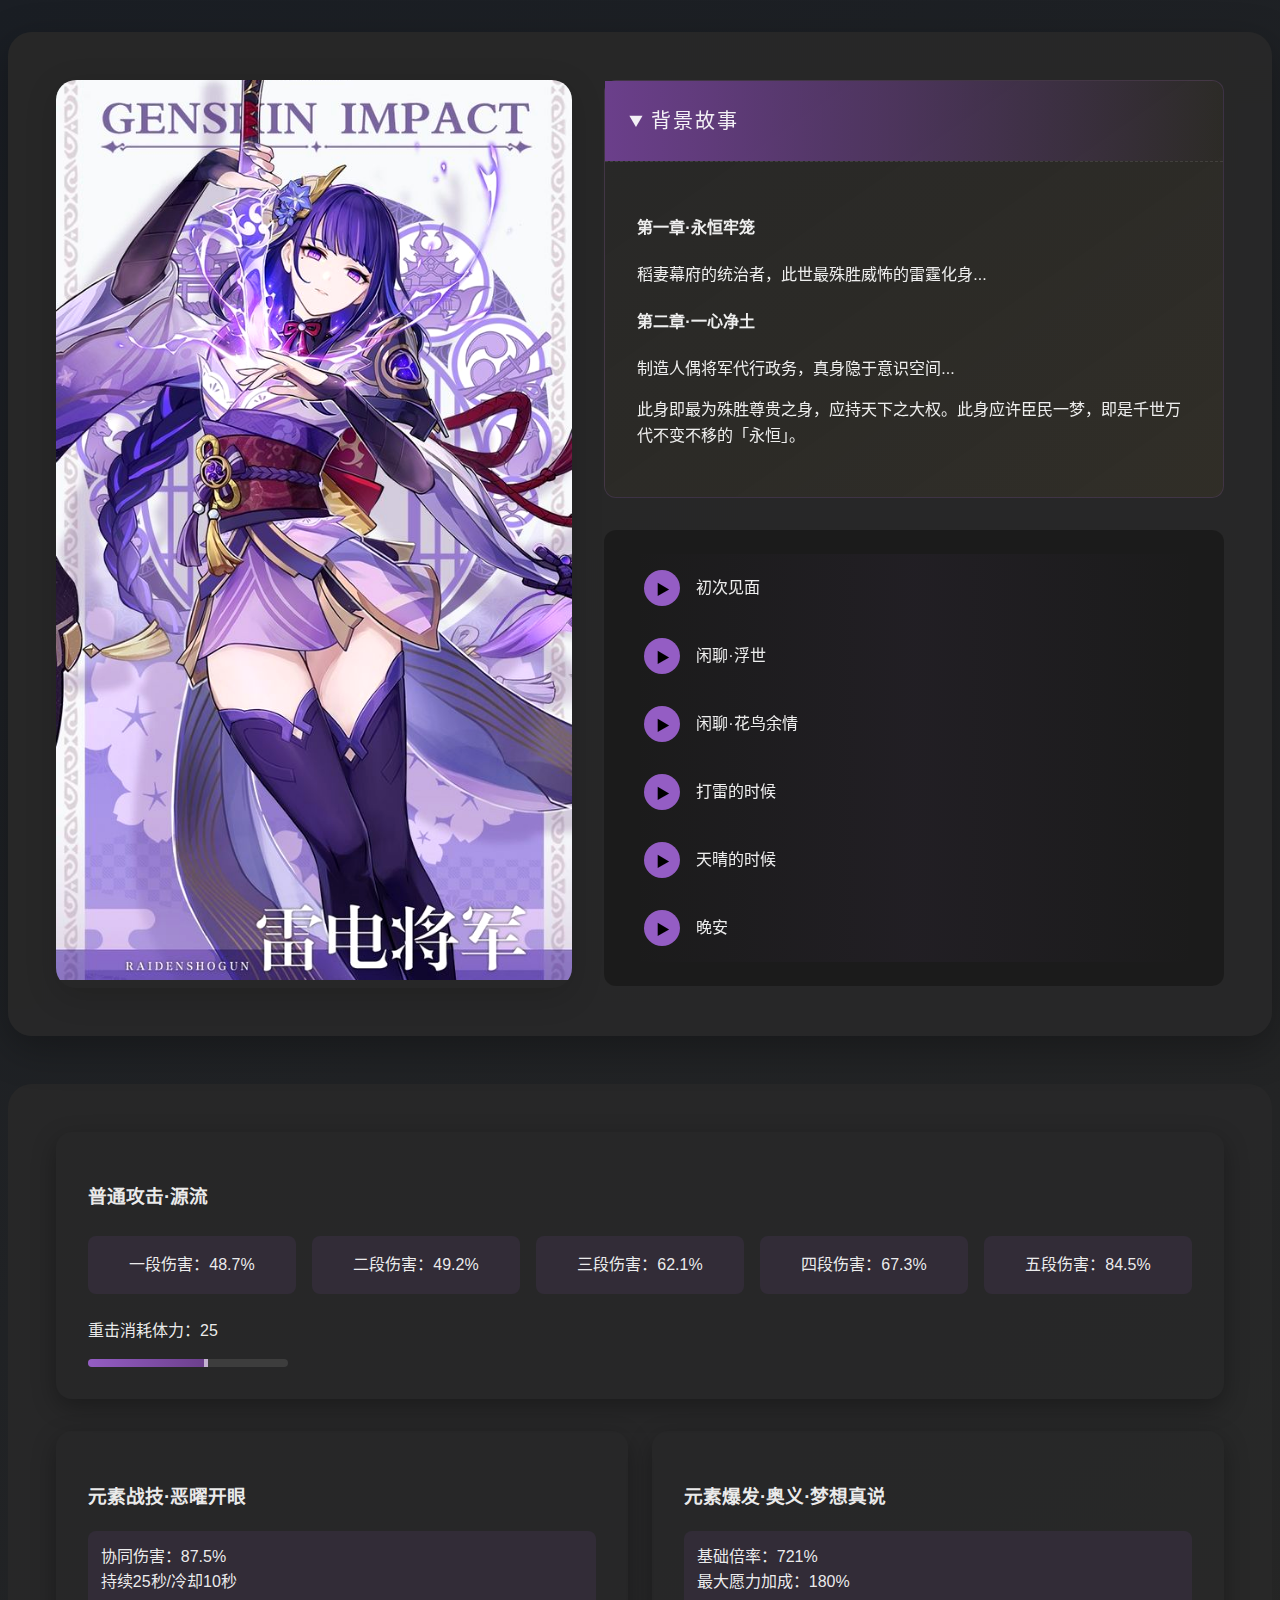
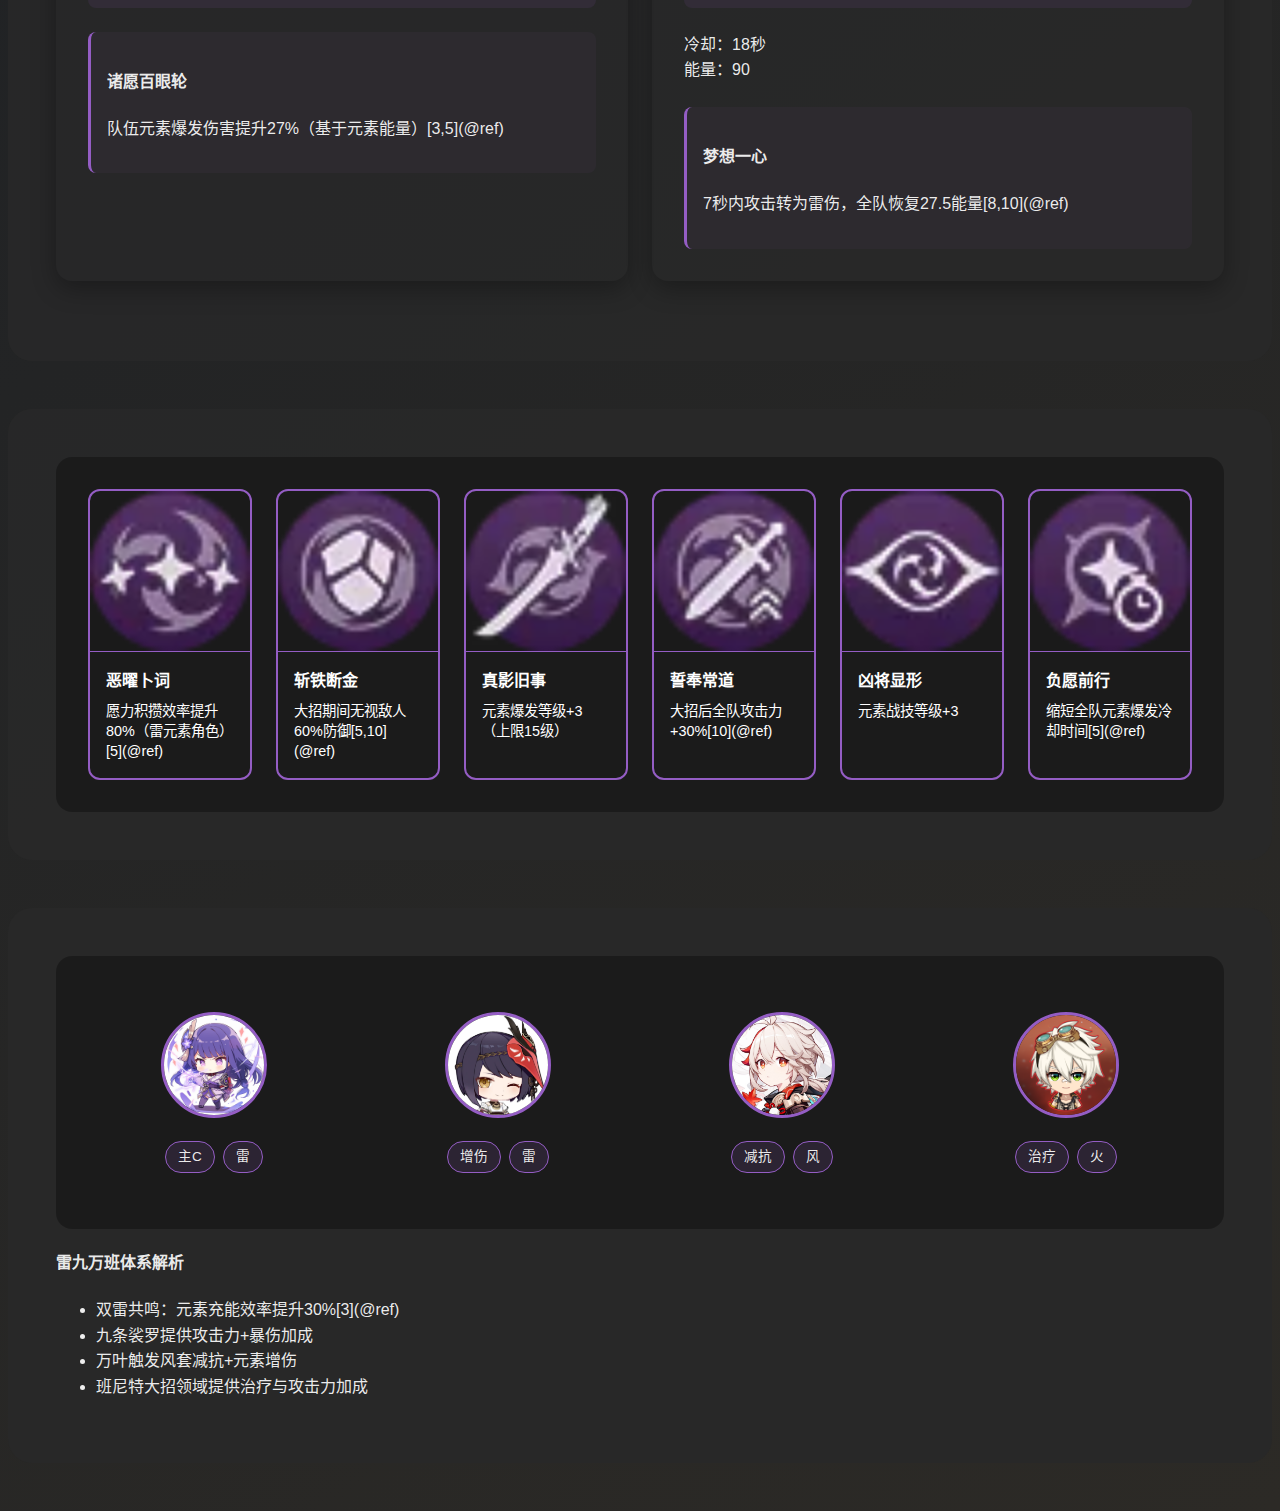
<file: leidianjiangjunxiangqing.html>
<!DOCTYPE html>
<html lang="zh-CN">
<head>
    <meta charset="UTF-8">
    <title>无想刃峡间·雷电将军深度图鉴</title>
    <link rel="stylesheet" href="./css/common.css">
    <link rel="stylesheet" href="./css/element-electro.css">
    <script src="./js/character-detail.js"></script>
</head>
<body>
    <section class="character-detail" data-element="electro" data-id="10000026">
        <!-- 角色立绘与资料卡 -->
        <div class="profile-section">
            <div class="artwork">
                <img src="./img/雷电将军立绘.jpg" 
                     alt="雷电将军立绘" 
                     style="object-fit: cover; height: 900px;">
                <div class="radar-chart">
                    <div class="radar-grid"></div>
                    <div class="radar-fill" style="transform: scale(0.85)"></div>
                </div>
            </div>
            
            <div class="bio-info">
                <details open>
                    <summary>背景故事</summary>
                    <article>
                        <h4>第一章·永恒牢笼</h4>
                        <p>稻妻幕府的统治者，此世最殊胜威怖的雷霆化身...</p>
                        <h4>第二章·一心净土</h4>
                        <p>制造人偶将军代行政务，真身隐于意识空间...</p>
                        <p>此身即最为殊胜尊贵之身，应持天下之大权。此身应许臣民一梦，即是千世万代不变不移的「永恒」。</p>
                    </article>
                </details>
                
                <!-- 语音模块 -->
                <div class="voice-lines" id="voiceContainer">
                    <div class="voice-item">
                        <button class="play-btn"></button>
                        <span>初次见面</span>
                        <audio hidden>
                            <source src="./audio/雷电将军-初次见面.mp3" type="audio/mpeg">
                        </audio>
                    </div>
                    <div class="voice-item">
                        <button class="play-btn"></button>
                        <span>闲聊·浮世</span>
                        <audio hidden>
                            <source src="./audio/雷电将军-闲聊·浮世.mp3" type="audio/mpeg">
                        </audio>
                    </div>
                    <div class="voice-item">
                        <button class="play-btn"></button>
                        <span>闲聊·花鸟余情</span>
                        <audio hidden>
                            <source src="./audio/雷电将军-闲聊·花鸟余情.mp3" type="audio/mpeg">
                        </audio>
                    </div>
                    <div class="voice-item">
                        <button class="play-btn"></button>
                        <span>打雷的时候</span>
                        <audio hidden>
                            <source src="./audio/雷电将军-打雷的时候.mp3" type="audio/mpeg">
                        </audio>
                    </div>
                    <div class="voice-item">
                        <button class="play-btn"></button>
                        <span>天晴的时候</span>
                        <audio hidden>
                            <source src="./audio/雷电将军-天晴的时候.mp3" type="audio/mpeg">
                        </audio>
                    </div>
                    <div class="voice-item">
                        <button class="play-btn"></button>
                        <span>晚安</span>
                        <audio hidden>
                            <source src="./audio/雷电将军-晚安.mp3" type="audio/mpeg">
                        </audio>
                    </div>
                </div>
            </div>
        </div>

        <!-- 技能解析 -->
        <div class="skill-analysis">
            <!-- 普通攻击 -->
            <div class="normal-attack">
                <h3>普通攻击·源流</h3>
                <div class="combo-stages">
                    <div class="stage">一段伤害：48.7%</div>
                    <div class="stage">二段伤害：49.2%</div>
                    <div class="stage">三段伤害：62.1%</div>
                    <div class="stage">四段伤害：67.3%</div>
                    <div class="stage">五段伤害：84.5%</div>
                </div>
                <div class="stamina-bar">
                    <span>重击消耗体力：25</span>
                    <div class="cooldown-timer">
                        <div class="cooldown-progress" style="width: 60%;"></div>
                    </div>
                </div>
            </div>

            <!-- 元素战技与爆发 -->
            <div class="skill-row">
                <div class="elemental-skill">
                    <h3>元素战技·恶曜开眼</h3>
                    <div class="skill-mechanic">
                        <div class="damage-formula">
                            协同伤害：87.5%<br>
                            持续25秒/冷却10秒
                        </div>
                        <div class="special-mechanic">
                            <h4>诸愿百眼轮</h4>
                            <p>队伍元素爆发伤害提升27%（基于元素能量）[3,5](@ref)</p>
                        </div>
                    </div>
                </div>

                <div class="elemental-burst">
                    <h3>元素爆发·奥义·梦想真说</h3>
                    <div class="burst-mechanic">
                        <div class="damage-info">
                            基础倍率：721%<br>
                            最大愿力加成：180%
                        </div>
                        <div class="cooldown-indicator">
                            冷却：18秒<br>
                            能量：90
                        </div>
                        <div class="special-effect">
                            <h4>梦想一心</h4>
                            <p>7秒内攻击转为雷伤，全队恢复27.5能量[8,10](@ref)</p>
                        </div>
                    </div>
                </div>
            </div>
        </div>

        <!-- 命之座系统 -->
        <div class="constellation-system">
            <div class="constellation-grid">
                <div class="constellation-icon" data-c="1">
                    <img src="./small-img/雷电将军-命之座1.png" alt="恶曜卜词">
                    <div class="constellation-tooltip">
                        <h4>恶曜卜词</h4>
                        <p>愿力积攒效率提升80%（雷元素角色）[5](@ref)</p>
                    </div>
                </div>
                <div class="constellation-icon" data-c="2">
                    <img src="./small-img/雷电将军-命之座2.png" alt="斩铁断金">
                    <div class="constellation-tooltip">
                        <h4>斩铁断金</h4>
                        <p>大招期间无视敌人60%防御[5,10](@ref)</p>
                    </div>
                </div>
                <div class="constellation-icon" data-c="3">
                    <img src="./small-img/雷电将军-命之座3.png" alt="真影旧事">
                    <div class="constellation-tooltip">
                        <h4>真影旧事</h4>
                        <p>元素爆发等级+3（上限15级）</p>
                    </div>
                </div>
                <div class="constellation-icon" data-c="4">
                    <img src="./small-img/雷电将军-命之座4.png" alt="誓奉常道">
                    <div class="constellation-tooltip">
                        <h4>誓奉常道</h4>
                        <p>大招后全队攻击力+30%[10](@ref)</p>
                    </div>
                </div>
                <div class="constellation-icon" data-c="5">
                    <img src="./small-img/雷电将军-命之座5.png" alt="凶将显形">
                    <div class="constellation-tooltip">
                        <h4>凶将显形</h4>
                        <p>元素战技等级+3</p>
                    </div>
                </div>
                <div class="constellation-icon" data-c="6">
                    <img src="./small-img/雷电将军-命之座6.png" alt="负愿前行">
                    <div class="constellation-tooltip">
                        <h4>负愿前行</h4>
                        <p>缩短全队元素爆发冷却时间[5](@ref)</p>
                    </div>
                </div>
            </div>
        </div>

        <!-- 推荐配队 -->
        <div class="team-recommendation">
            <div class="team-composition">
                <div class="team-member">
                    <img src="./small-img/雷电将军头像.jpg" class="character-portrait">
                    <div class="role-tags">
                        <span class="tag dps">主C</span>
                        <span class="tag electro">雷</span>
                    </div>
                </div>
                <div class="team-member">
                    <img src="./small-img/九条沙罗头像.jpg" class="character-portrait">
                    <div class="role-tags">
                        <span class="tag support">增伤</span>
                        <span class="tag electro">雷</span>
                    </div>
                </div>
                <div class="team-member">
                    <img src="./small-img/万叶头像.jpg" class="character-portrait">
                    <div class="role-tags">
                        <span class="tag subdps">减抗</span>
                        <span class="tag anemo">风</span>
                    </div>
                </div>
                <div class="team-member">
                    <img src="./small-img/班尼特头像.png" class="character-portrait">
                    <div class="role-tags">
                        <span class="tag heal">治疗</span>
                        <span class="tag pyro">火</span>
                    </div>
                </div>
            </div>
            <div class="team-logic">
                <h4>雷九万班体系解析</h4>
                <ul>
                    <li>双雷共鸣：元素充能效率提升30%[3](@ref)</li>
                    <li>九条裟罗提供攻击力+暴伤加成</li>
                    <li>万叶触发风套减抗+元素增伤</li>
                    <li>班尼特大招领域提供治疗与攻击力加成</li>
                </ul>
            </div>
        </div>
    </section>
</body>
</html>
</file>
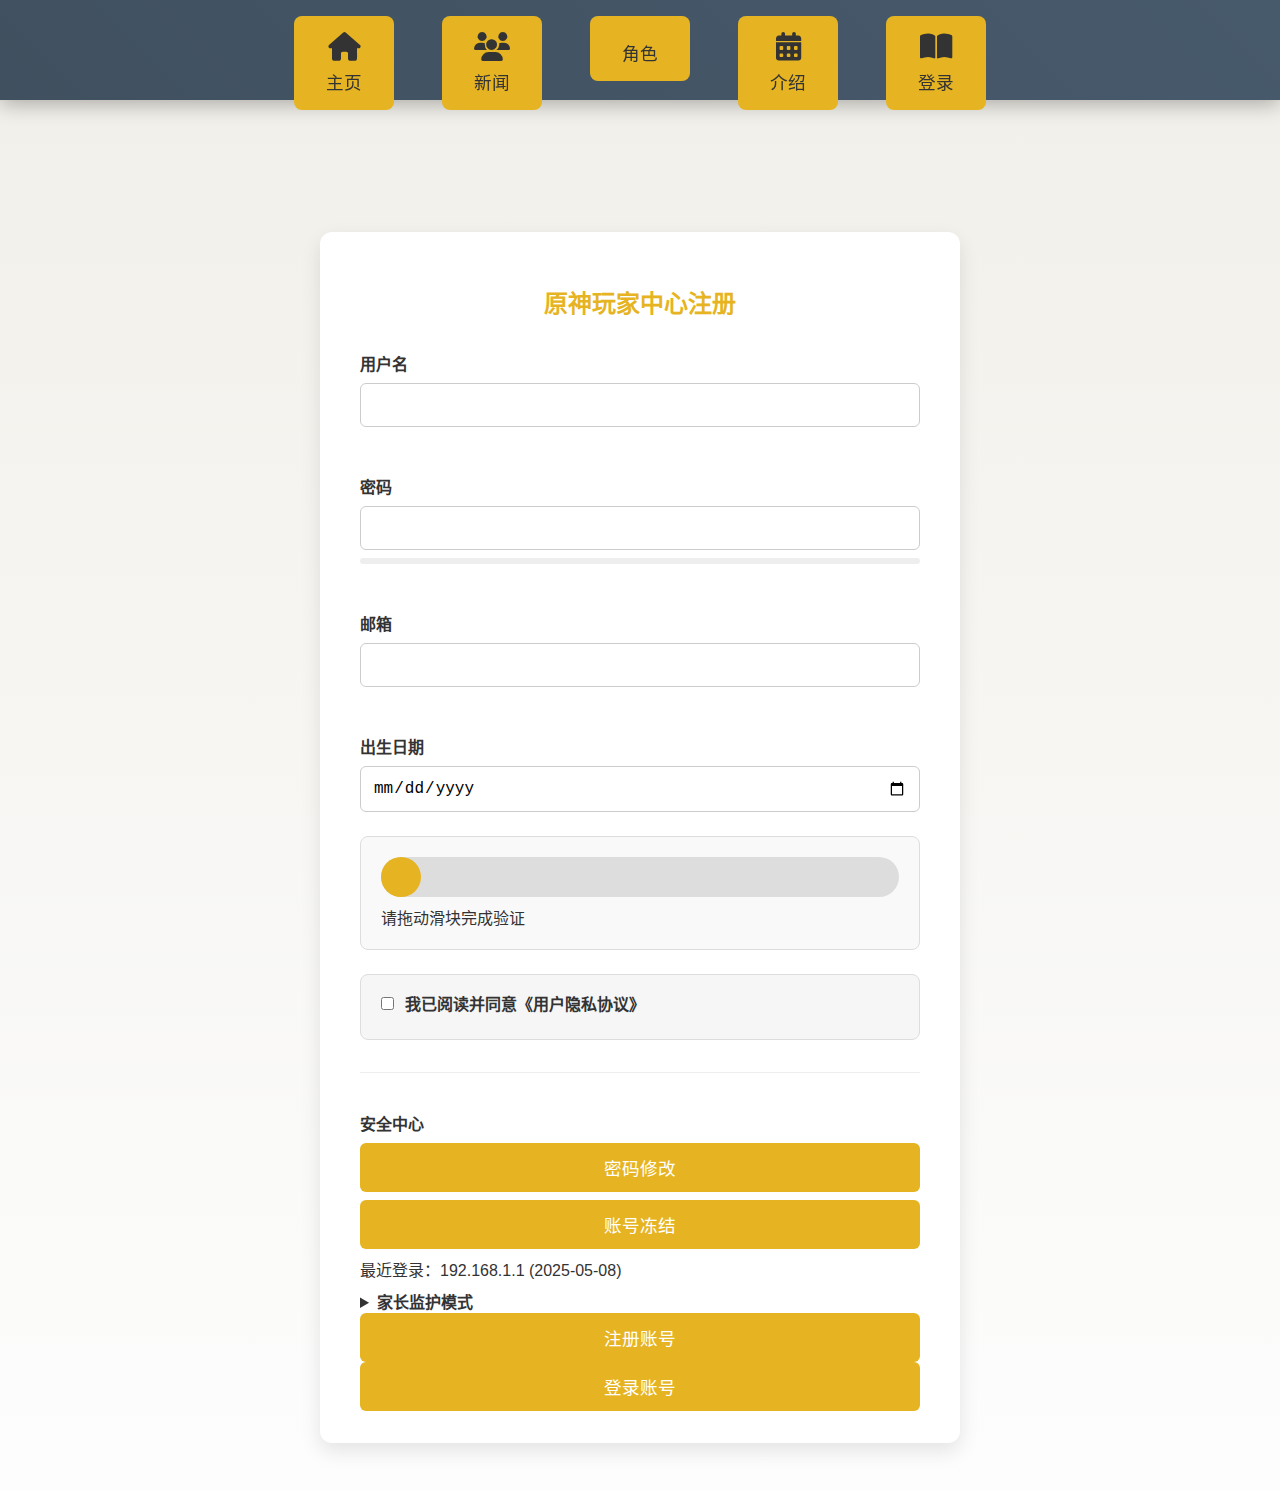
<file: register.html>
<!DOCTYPE html>
<html lang="zh-CN">
<head>
  <meta charset="UTF-8" />
  <meta name="viewport" content="width=device-width, initial-scale=1.0"/>
  <link rel="stylesheet" href="https://cdnjs.cloudflare.com/ajax/libs/font-awesome/6.4.0/css/all.min.css">
  <link rel="stylesheet" href="https://unpkg.com/swiper/swiper-bundle.min.css">
  <link rel="stylesheet" href="./css/register.css">
  <script src="./js/register.js"></script>
  <title>安全注册 - 原神玩家中心</title>
</head>
<body>
  <nav class="genshin-nav">
    <ul class="nav-list">
      <li class="nav-item active" data-target="#home">
        <a href="./index.html" class="nav-link">
          <i class="fas fa-home"></i>
          <span>主页</span>
        </a>
      </li>
      <li class="nav-item" data-target="#characters">
        <a href="./news-detail.html" class="nav-link">
          <i class="fas fa-users"></i>
          <span>新闻</span>
        </a>
      </li>
      <li class="nav-item" data-target="#weapons">
        <a href="./characters.html" class="nav-link">
          <i class="fas fa-sword"></i>
          <span>角色</span>
        </a>
      </li>
      <li class="nav-item" data-target="#events">
        <a href="./about.html" class="nav-link">
          <i class="fas fa-calendar-alt"></i>
          <span>介绍</span>
        </a>
      </li>
      <li class="nav-item" data-target="#archive">
        <a href="./register.html" class="nav-link">
          <i class="fas fa-book-open"></i>
          <span>登录</span>
        </a>
      </li>
    </ul>
    
    <div class="nav-indicator"></div>
  </nav>
  <div class="nav-placeholder" style="height: var(--nav-height);"></div>
  <div class="register-container">
    <h2>原神玩家中心注册</h2>
    <form id="registerForm">
      <!-- 用户名 -->
      <div class="input-group">
        <label for="username">用户名</label>
        <input type="text" id="username" required pattern="[a-zA-Z0-9_]{4,16}" oninput="checkUsernameAvailability(this.value)" />
        <div class="validation-feedback"><span id="usernameFeedback"></span></div>
      </div>
      <!-- 密码 -->
      <div class="input-group">
        <label for="password">密码</label>
        <input type="password" id="password" required oninput="checkPasswordStrength(this.value)" />
        <div class="strength-meter">
          <div class="strength-progress" id="strengthBar"></div>
        </div>
        <div class="validation-feedback" id="passwordHint"></div>
      </div>
      <!-- 邮箱 -->
      <div class="input-group">
        <label for="email">邮箱</label>
        <input type="email" id="email" required oninput="validateEmailFormat(this)" />
        <div class="validation-feedback" id="emailFeedback"></div>
      </div>
      <!-- 生日 -->
      <div class="input-group">
        <label for="birthdate">出生日期</label>
        <input type="date" id="birthdate" required max="2007-05-09" min="1950-01-01" />
      </div>
      <!-- 滑动验证 -->
      <div class="captcha-container">
        <div class="slider-track">
          <div class="slider-thumb" id="slider"></div>
        </div>
        <span>请拖动滑块完成验证</span>
      </div>
      <!-- 隐私条款 -->
      <div class="terms-container">
        <label class="terms-checkbox">
          <input type="checkbox" required />
          我已阅读并同意《用户隐私协议》
        </label>
        <div class="terms-content">
          <h4>用户隐私协议</h4>
          <p>1. 我们将严格遵守《个人信息保护法》等相关法律法规。</p>
          <p>2. 您的信息仅用于账号登录及安全验证，不会用于其他商业用途。</p>
          <p>3. 若您未满18岁，请征得监护人同意后再注册。</p>
        </div>
      </div>
      <!-- 安全信息 -->
      <div class="security-info">
        <h4>安全中心</h4>
        <ul>
          <li><a href="#pwdReset">密码修改</a></li>
          <li><a href="#accountLock">账号冻结</a></li>
          <li>最近登录：192.168.1.1 (2025-05-08)</li>
        </ul>
        <details>
          <summary>家长监护模式</summary>
          <p>未成年人每日游戏时间不超过3小时，禁止深夜登录。</p>
        </details>
      </div>
      <button type="submit">注册账号</button>
      <a href="./index.html">登录账号</a>
    </form>
  </div>
</body>
</html>
</file>
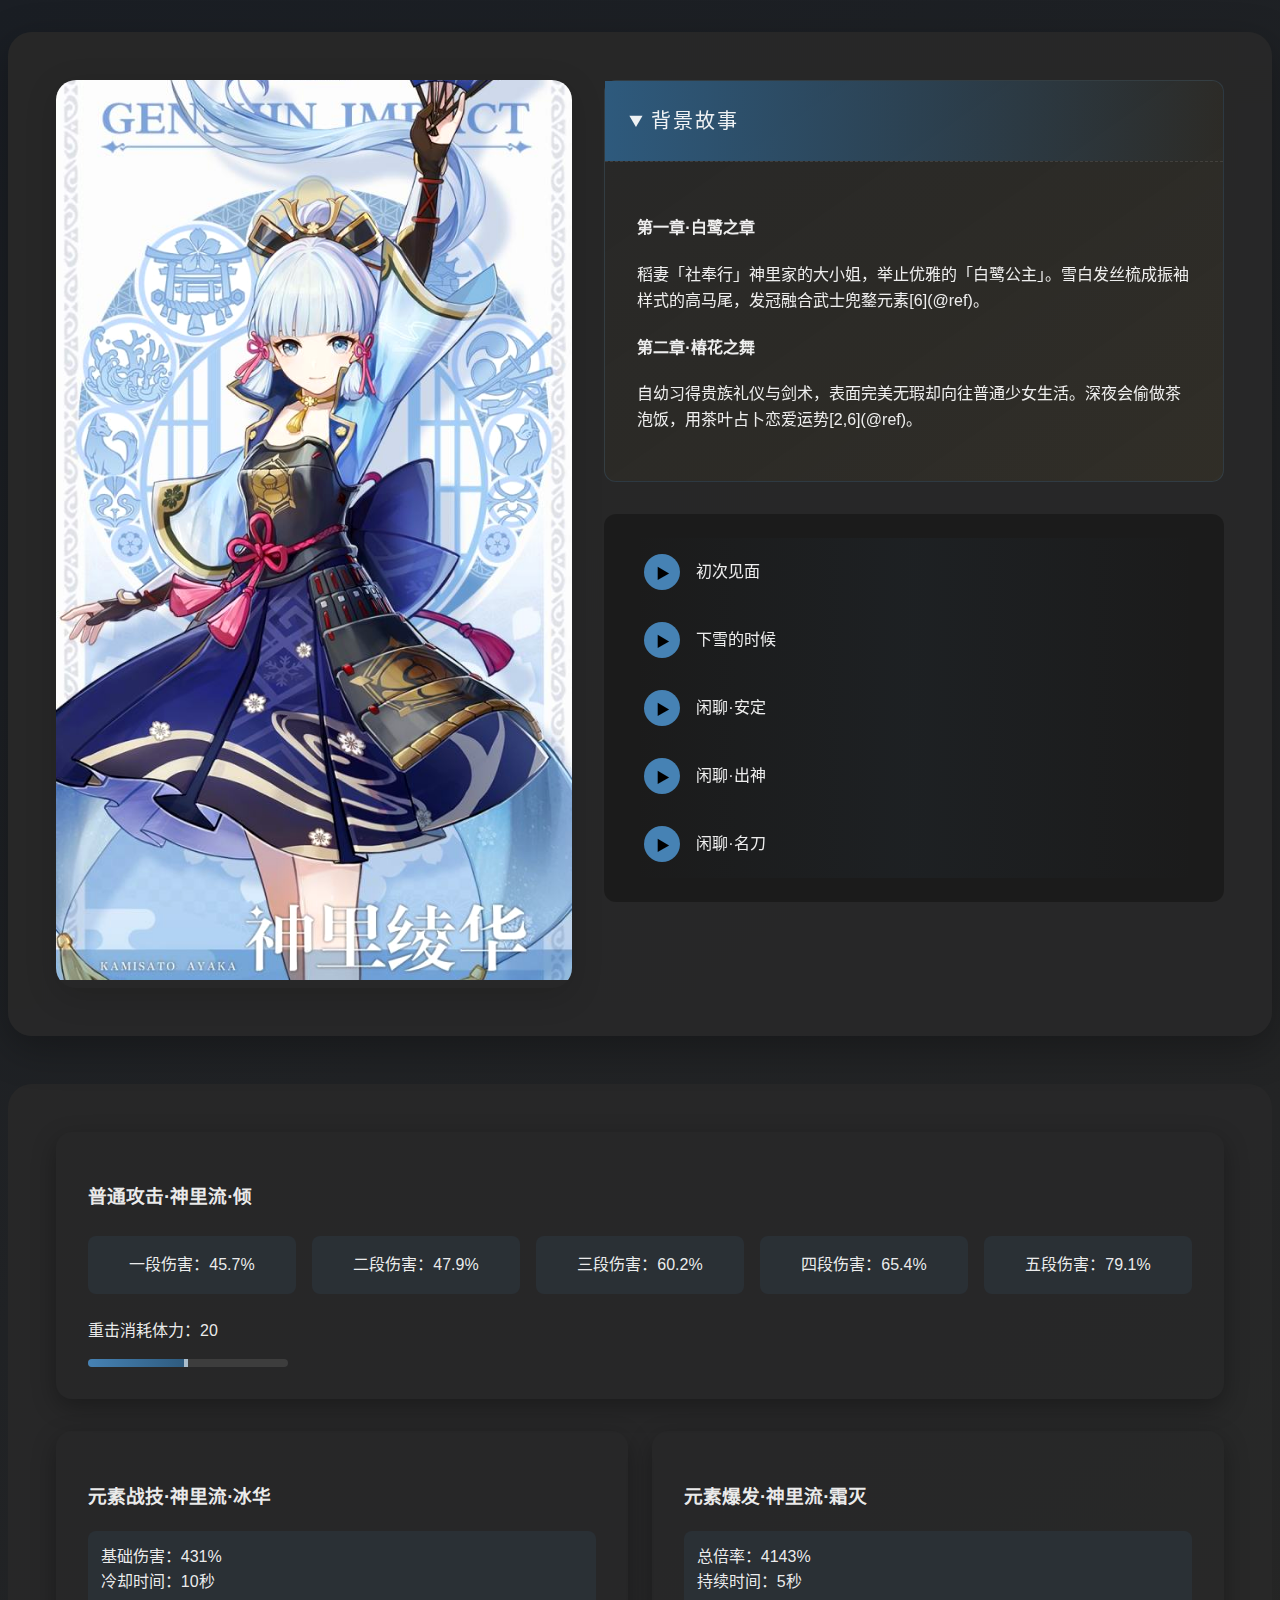
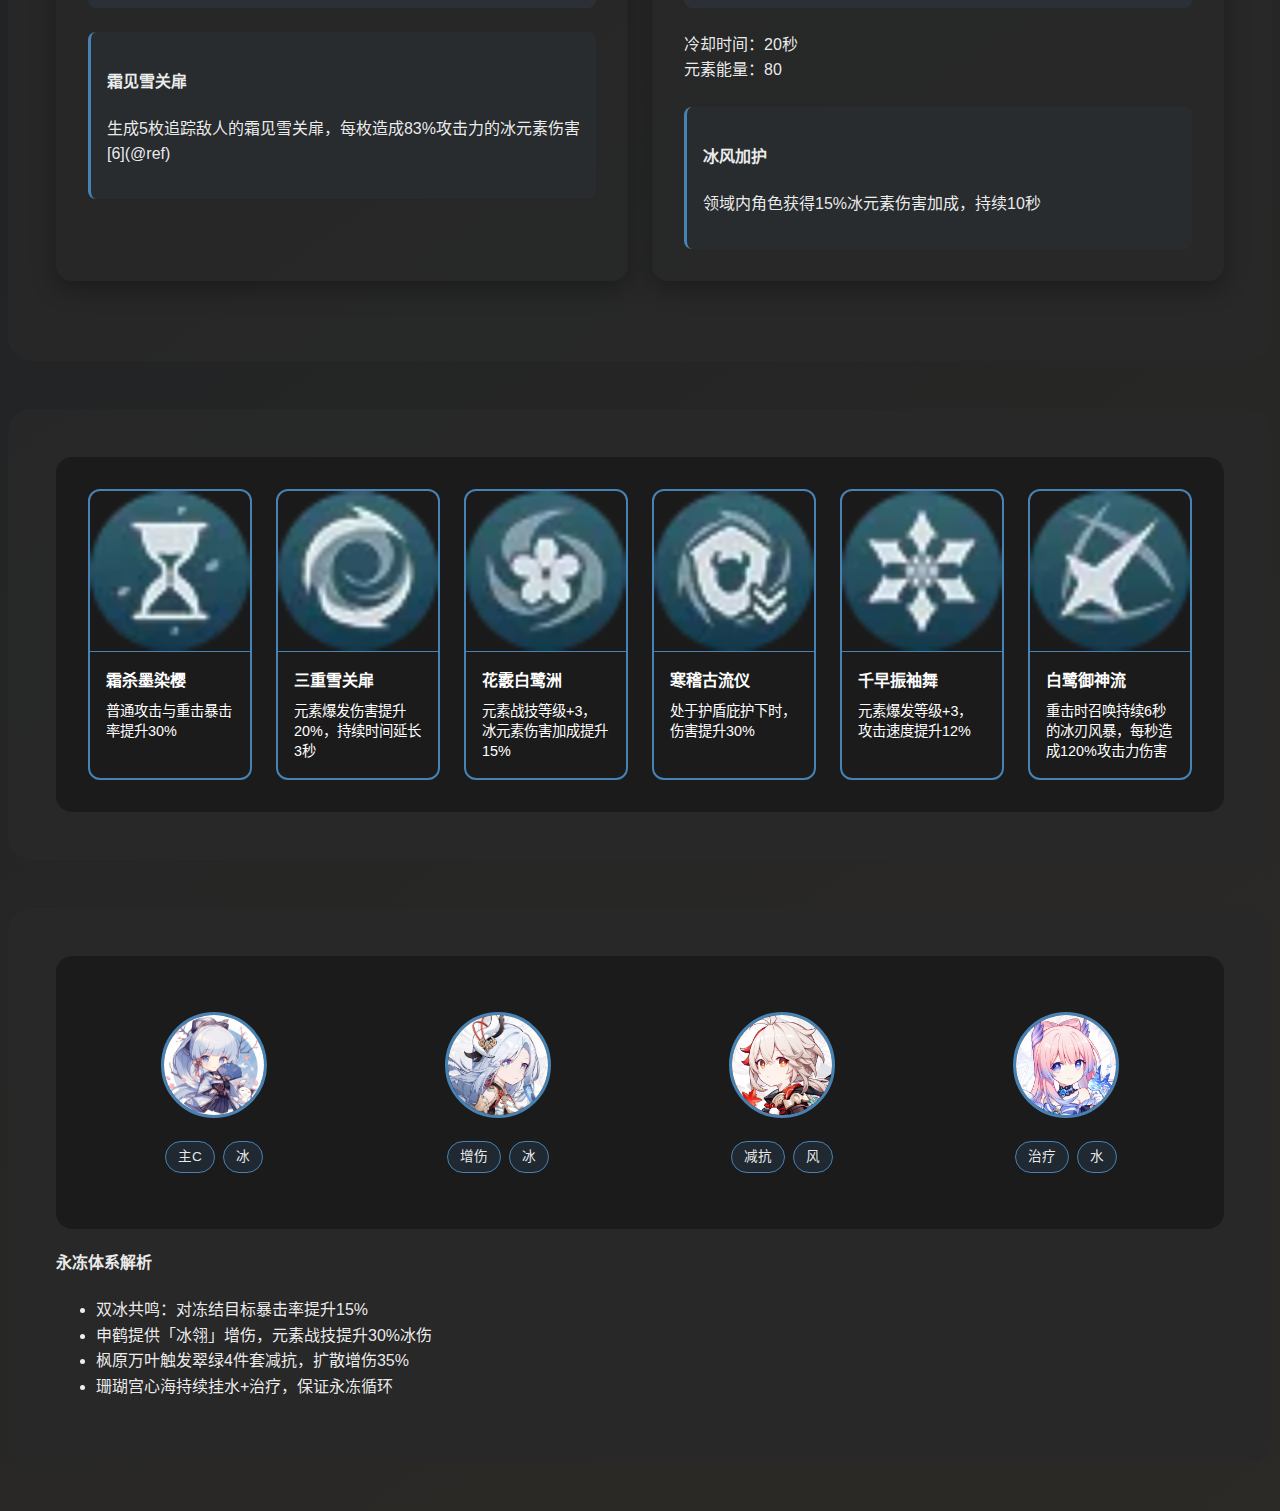
<file: shenlilinghuaxinagqing.html>
<!DOCTYPE html>
<html lang="zh-CN">
<head>
    <meta charset="UTF-8">
    <title>白鹭公主·神里绫华深度图鉴</title>
    <link rel="stylesheet" href="./css/common.css">
    <link rel="stylesheet" href="./css/element-ice.css">
    <script src="./js/character-detail.js" defer></script>
</head>
<body>
    <section class="character-detail" data-element="cryo" data-id="10000002">
        <!-- 角色立绘与资料卡 -->
        <div class="profile-section">
            <div class="artwork">
                <img src="./img/神里绫华立绘.jpg" 
                     alt="神里绫华立绘" 
                     style="object-fit: cover; height: 900px;">
                <div class="radar-chart">
                    <div class="radar-grid"></div>
                    <div class="radar-fill" style="transform: scale(0.85)"></div>
                </div>
            </div>
            
            <div class="bio-info">
                <details open>
                    <summary>背景故事</summary>
                    <article>
                        <h4>第一章·白鹭之章</h4>
                        <p>稻妻「社奉行」神里家的大小姐，举止优雅的「白鹭公主」。雪白发丝梳成振袖样式的高马尾，发冠融合武士兜鍪元素[6](@ref)。</p>
                        <h4>第二章·椿花之舞</h4>
                        <p>自幼习得贵族礼仪与剑术，表面完美无瑕却向往普通少女生活。深夜会偷做茶泡饭，用茶叶占卜恋爱运势[2,6](@ref)。</p>
                    </article>
                </details>
                
                <!-- 语音模块 -->
                <div class="voice-lines" id="voiceContainer">
                    <div class="voice-item">
                        <button class="play-btn"></button>
                        <span>初次见面</span>
                        <audio hidden>
                            <source src="./audio/凌华-初次见面.mp3" type="audio/mpeg">
                        </audio>
                    </div>
                    <div class="voice-item">
                        <button class="play-btn"></button>
                        <span>下雪的时候</span>
                        <audio hidden>
                            <source src="./audio/凌华-下雪的时候.mp3" type="audio/mpeg">
                        </audio>
                    </div>
                    <div class="voice-item">
                        <button class="play-btn"></button>
                        <span>闲聊·安定</span>
                        <audio hidden>
                            <source src="./audio/凌华-闲聊·安定.mp3" type="audio/mpeg">
                        </audio>
                    </div>
                    <div class="voice-item">
                        <button class="play-btn"></button>
                        <span>闲聊·出神</span>
                        <audio hidden>
                            <source src="./audio/凌华-闲聊·出神.mp3" type="audio/mpeg">
                        </audio>
                    </div>
                    <div class="voice-item">
                        <button class="play-btn"></button>
                        <span>闲聊·名刀</span>
                        <audio hidden>
                            <source src="./audio/凌华-闲聊·名刀.mp3" type="audio/mpeg">
                        </audio>
                    </div>
                </div>
                </div>
            </div>
        </div>

        <!-- 技能解析 -->
        <div class="skill-analysis">
            <!-- 普通攻击 -->
            <div class="normal-attack">
                <h3>普通攻击·神里流·倾</h3>
                <div class="combo-stages">
                    <div class="stage">一段伤害：45.7%</div>
                    <div class="stage">二段伤害：47.9%</div>
                    <div class="stage">三段伤害：60.2%</div>
                    <div class="stage">四段伤害：65.4%</div>
                    <div class="stage">五段伤害：79.1%</div>
                </div>
                <div class="stamina-bar">
                    <span>重击消耗体力：20</span>
                    <div class="cooldown-timer">
                        <div class="cooldown-progress" style="width: 50%;"></div>
                    </div>
                </div>
            </div>

            <!-- 元素战技与爆发 -->
            <div class="skill-row">
                <div class="elemental-skill">
                    <h3>元素战技·神里流·冰华</h3>
                    <div class="skill-mechanic">
                        <div class="damage-formula">
                            基础伤害：431%<br>
                            冷却时间：10秒
                        </div>
                        <div class="special-mechanic">
                            <h4>霜见雪关扉</h4>
                            <p>生成5枚追踪敌人的霜见雪关扉，每枚造成83%攻击力的冰元素伤害[6](@ref)</p>
                        </div>
                    </div>
                </div>

                <div class="elemental-burst">
                    <h3>元素爆发·神里流·霜灭</h3>
                    <div class="burst-mechanic">
                        <div class="damage-info">
                            总倍率：4143%<br>
                            持续时间：5秒
                        </div>
                        <div class="cooldown-indicator">
                            冷却时间：20秒<br>
                            元素能量：80
                        </div>
                        <div class="special-effect">
                            <h4>冰风加护</h4>
                            <p>领域内角色获得15%冰元素伤害加成，持续10秒</p>
                        </div>
                    </div>
                </div>
            </div>
        </div>

        <!-- 命之座系统 -->
        <div class="constellation-system">
            <div class="constellation-grid">
                <div class="constellation-icon" data-c="1">
                    <img src="./small-img/神里凌华-命之座1.png" alt="霜杀墨染樱">
                    <div class="constellation-tooltip">
                        <h4>霜杀墨染樱</h4>
                        <p>普通攻击与重击暴击率提升30%</p>
                    </div>
                </div>
                <div class="constellation-icon" data-c="2">
                    <img src="./small-img/神里凌华-命之座2.png" alt="三重雪关扉">
                    <div class="constellation-tooltip">
                        <h4>三重雪关扉</h4>
                        <p>元素爆发伤害提升20%，持续时间延长3秒</p>
                    </div>
                </div>
                <div class="constellation-icon" data-c="3">
                    <img src="./small-img/神里凌华-命之座3.png" alt="花霰白鹭洲">
                    <div class="constellation-tooltip">
                        <h4>花霰白鹭洲</h4>
                        <p>元素战技等级+3，冰元素伤害加成提升15%</p>
                    </div>
                </div>
                <div class="constellation-icon" data-c="4">
                    <img src="./small-img/神里凌华-命之座4.png" alt="寒稽古流仪">
                    <div class="constellation-tooltip">
                        <h4>寒稽古流仪</h4>
                        <p>处于护盾庇护下时，伤害提升30%</p>
                    </div>
                </div>
                <div class="constellation-icon" data-c="5">
                    <img src="./small-img/神里凌华-命之座5.png" alt="千早振袖舞">
                    <div class="constellation-tooltip">
                        <h4>千早振袖舞</h4>
                        <p>元素爆发等级+3，攻击速度提升12%</p>
                    </div>
                </div>
                <div class="constellation-icon" data-c="6">
                    <img src="./small-img/神里凌华-命之座6.png" alt="白鹭御神流">
                    <div class="constellation-tooltip">
                        <h4>白鹭御神流</h4>
                        <p>重击时召唤持续6秒的冰刃风暴，每秒造成120%攻击力伤害</p>
                    </div>
                </div>
            </div>
        </div>

        <!-- 推荐配队 -->
        <div class="team-recommendation">
            <div class="team-composition">
                <div class="team-member">
                    <img src="./small-img/神里绫华头像.png" class="character-portrait">
                    <div class="role-tags">
                        <span class="tag dps">主C</span>
                        <span class="tag cryo">冰</span>
                    </div>
                </div>
                <div class="team-member">
                    <img src="./small-img/申鹤头像.jpg" class="character-portrait">
                    <div class="role-tags">
                        <span class="tag support">增伤</span>
                        <span class="tag cryo">冰</span>
                    </div>
                </div>
                <div class="team-member">
                    <img src="./small-img/万叶头像.jpg" class="character-portrait">
                    <div class="role-tags">
                        <span class="tag subdps">减抗</span>
                        <span class="tag anemo">风</span>
                    </div>
                </div>
                <div class="team-member">
                    <img src="./small-img/心海头像.jpeg" class="character-portrait">
                    <div class="role-tags">
                        <span class="tag heal">治疗</span>
                        <span class="tag hydro">水</span>
                    </div>
                </div>
            </div>
            <div class="team-logic">
                <h4>永冻体系解析</h4>
                <ul>
                    <li>双冰共鸣：对冻结目标暴击率提升15%</li>
                    <li>申鹤提供「冰翎」增伤，元素战技提升30%冰伤</li>
                    <li>枫原万叶触发翠绿4件套减抗，扩散增伤35%</li>
                    <li>珊瑚宫心海持续挂水+治疗，保证永冻循环</li>
                </ul>
            </div>
        </div>
    </section>
</body>
</html>
</file>
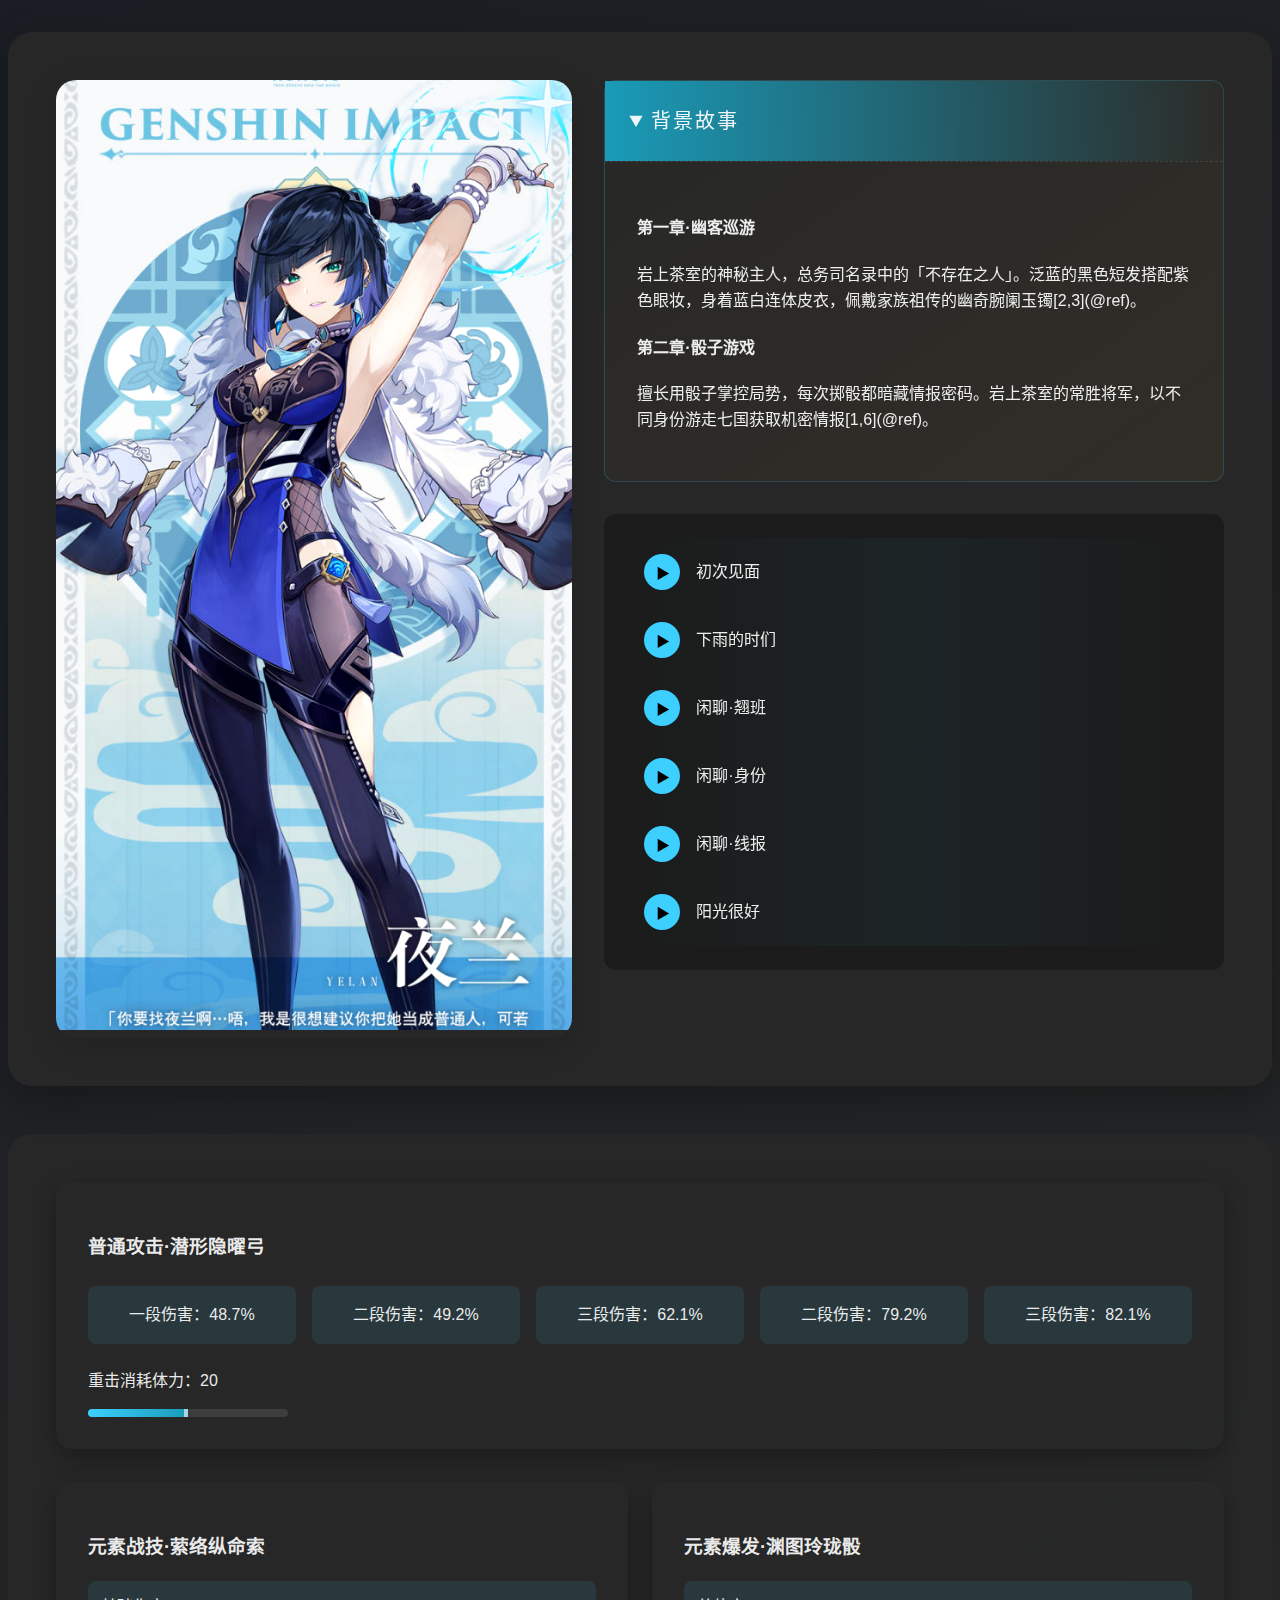
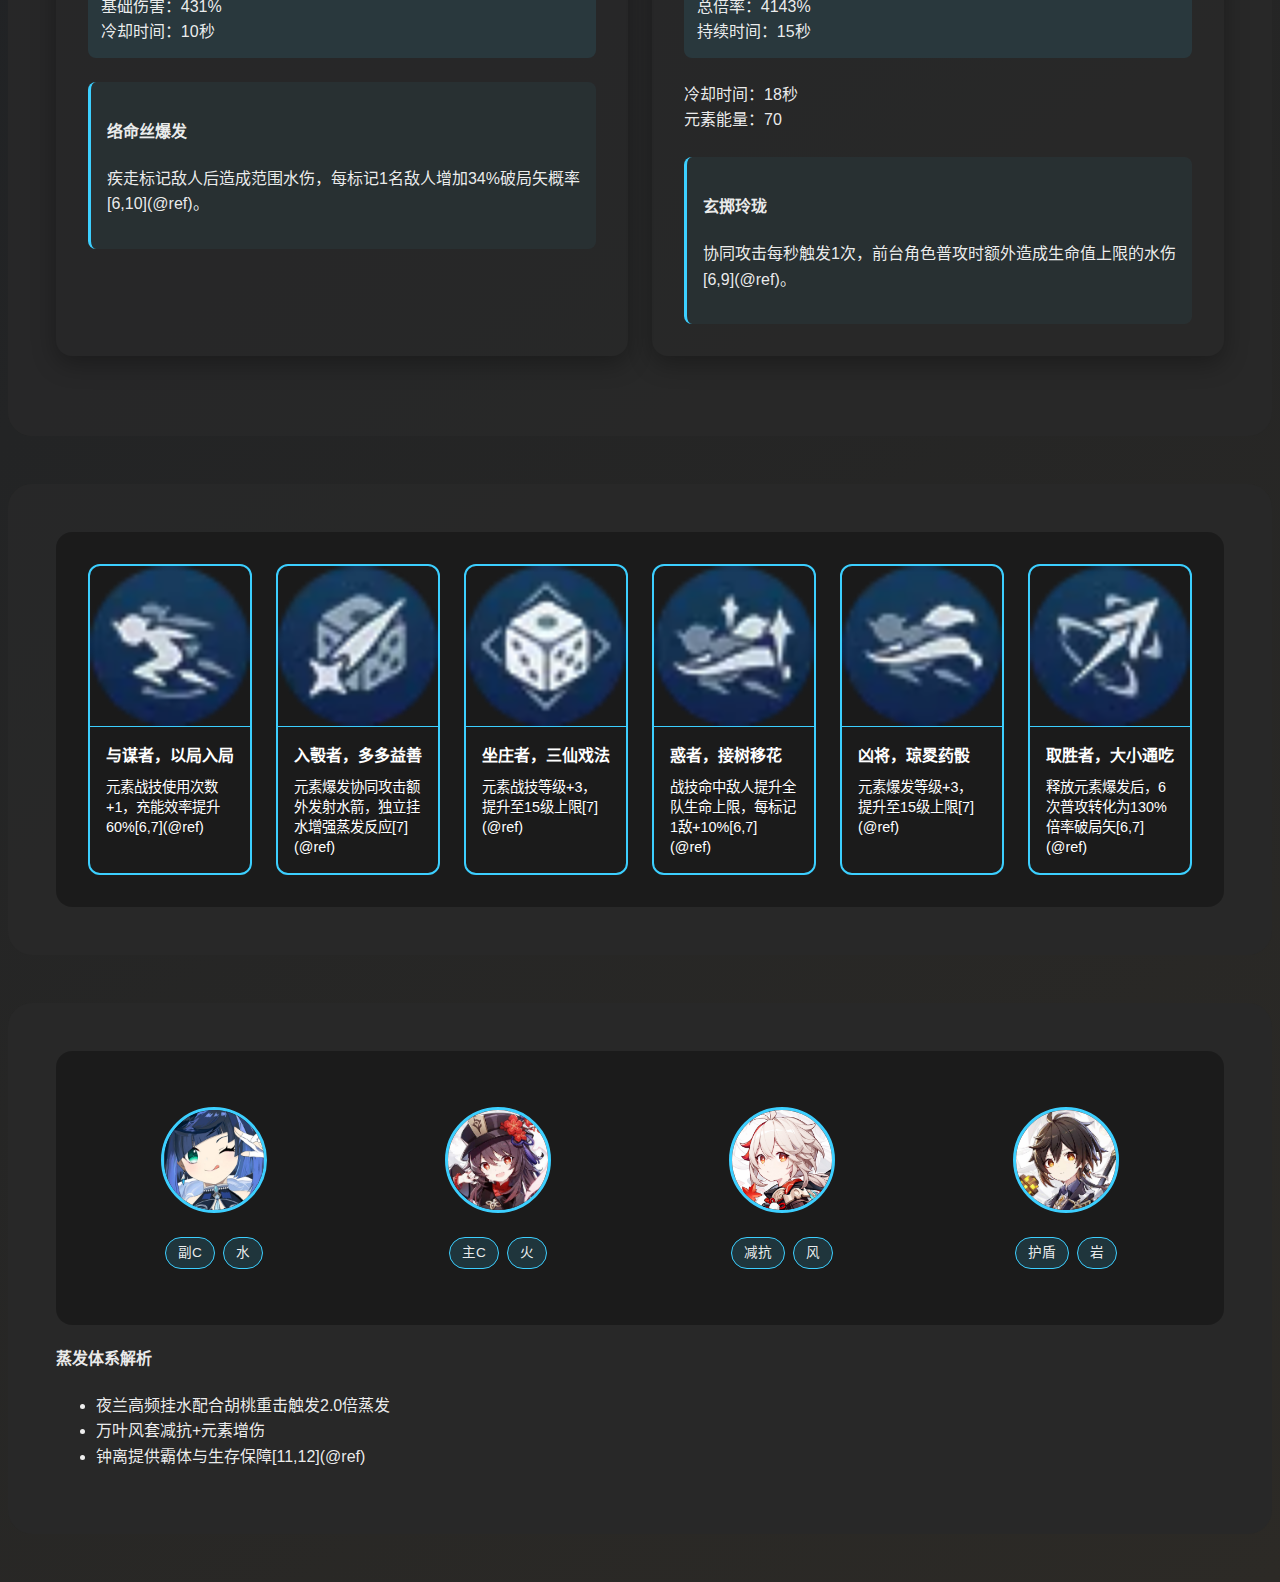
<file: yelanxiangqing.html>
<!DOCTYPE html>
<html lang="zh-CN">
<head>
    <meta charset="UTF-8">
    <title>一人千面·夜兰深度图鉴</title>
    <link rel="stylesheet" href="./css/common.css">
    <link rel="stylesheet" href="./css/element-water.css">
    <script src="./js/character-detail.js" defer></script>
</head>
<body>
    <section class="character-detail" data-element="hydro" data-id="10000078">
        <!-- 角色立绘与资料卡 -->
        <div class="profile-section">
            <div class="artwork">
                <img src="./img/夜兰立绘.jpg" 
                     alt="夜兰立绘" 
                     style="object-fit: cover; height: 950px;">
                <div class="radar-chart">
                    <div class="radar-grid"></div>
                    <div class="radar-fill" style="transform: scale(0.85)"></div>
                </div>
            </div>
            
            <div class="bio-info">
                <details open>
                    <summary>背景故事</summary>
                    <article>
                        <h4>第一章·幽客巡游</h4>
                        <p>岩上茶室的神秘主人，总务司名录中的「不存在之人」。泛蓝的黑色短发搭配紫色眼妆，身着蓝白连体皮衣，佩戴家族祖传的幽奇腕阑玉镯[2,3](@ref)。</p>
                        <h4>第二章·骰子游戏</h4>
                        <p>擅长用骰子掌控局势，每次掷骰都暗藏情报密码。岩上茶室的常胜将军，以不同身份游走七国获取机密情报[1,6](@ref)。</p>
                    </article>
                </details>
                
                <!-- 语音模块 -->
                <div class="voice-lines" id="voiceContainer">
                    
                    <div class="voice-item">
                        <button class="play-btn"></button>
                        <span>初次见面</span>
                        <audio hidden>
                            <source src="./audio/夜兰-初次见面.mp3" type="audio/mpeg">
                        </audio>
                    </div>
                    <div class="voice-item">
                        <button class="play-btn"></button>
                        <span>下雨的时们</span>
                        <audio hidden>
                            <source src="./audio/夜兰-下雨的时候.mp3" type="audio/mpeg">
                        </audio>
                    </div>
                    <div class="voice-item">
                        <button class="play-btn"></button>
                        <span>闲聊·翘班</span>
                        <audio hidden>
                            <source src="./audio/夜兰-闲聊·翘班.mp3" type="audio/mpeg">
                        </audio>
                    </div>
                    <div class="voice-item">
                        <button class="play-btn"></button>
                        <span>闲聊·身份</span>
                        <audio hidden>
                            <source src="./audio/夜兰-闲聊·身份.mp3" type="audio/mpeg">
                        </audio>
                    </div>
                    <div class="voice-item">
                        <button class="play-btn"></button>
                        <span>闲聊·线报</span>
                        <audio hidden>
                            <source src="./audio/夜兰-闲聊·线报.mp3" type="audio/mpeg">
                        </audio>
                    </div>
                    <div class="voice-item">
                        <button class="play-btn"></button>
                        <span>阳光很好</span>
                        <audio hidden>
                            <source src="./audio/夜兰-阳光很好.mp3" type="audio/mpeg">
                        </audio>
                    </div>
                </div>
            </div>
        </div>

        <!-- 技能解析 -->
        <div class="skill-analysis">
            <!-- 普通攻击 -->
            <div class="normal-attack">
                <h3>普通攻击·潜形隐曜弓</h3>
                <div class="combo-stages">
                    <div class="stage">一段伤害：48.7%</div>
                    <div class="stage">二段伤害：49.2%</div>
                    <div class="stage">三段伤害：62.1%</div>
                    <div class="stage">二段伤害：79.2%</div>
                    <div class="stage">三段伤害：82.1%</div>
                </div>
                <div class="stamina-bar">
                    <span>重击消耗体力：20</span>
                    <div class="cooldown-timer">
                        <div class="cooldown-progress" style="width: 50%;"></div>
                    </div>
                </div>
            </div>

            <!-- 元素战技与爆发 -->
            <div class="skill-row">
                <div class="elemental-skill">
                    <h3>元素战技·萦络纵命索</h3>
                    <div class="skill-mechanic">
                        <div class="damage-formula">
                            基础伤害：431%<br>
                            冷却时间：10秒
                        </div>
                        <div class="special-mechanic">
                            <h4>络命丝爆发</h4>
                            <p>疾走标记敌人后造成范围水伤，每标记1名敌人增加34%破局矢概率[6,10](@ref)。</p>
                        </div>
                    </div>
                </div>

                <div class="elemental-burst">
                    <h3>元素爆发·渊图玲珑骰</h3>
                    <div class="burst-mechanic">
                        <div class="damage-info">
                            总倍率：4143%<br>
                            持续时间：15秒
                        </div>
                        <div class="cooldown-indicator">
                            冷却时间：18秒<br>
                            元素能量：70
                        </div>
                        <div class="special-effect">
                            <h4>玄掷玲珑</h4>
                            <p>协同攻击每秒触发1次，前台角色普攻时额外造成生命值上限的水伤[6,9](@ref)。</p>
                        </div>
                    </div>
                </div>
            </div>
        </div>

        <!-- 命之座系统 -->
        <div class="constellation-system">
            <div class="constellation-grid">
                <div class="constellation-icon" data-c="1">
                    <img src="./small-img/夜兰-命之座1.png" alt="与谋者">
                    <div class="constellation-tooltip">
                        <h4>与谋者，以局入局</h4>
                        <p>元素战技使用次数+1，充能效率提升60%[6,7](@ref)</p>
                    </div>
                </div>
                <div class="constellation-icon" data-c="2">
                    <img src="./small-img/夜兰-命之座2.png" alt="入彀者">
                    <div class="constellation-tooltip">
                        <h4>入彀者，多多益善</h4>
                        <p>元素爆发协同攻击额外发射水箭，独立挂水增强蒸发反应[7](@ref)</p>
                    </div>
                </div>
                <div class="constellation-icon" data-c="3">
                    <img src="./small-img/夜兰-命之座3.png" alt="坐庄者">
                    <div class="constellation-tooltip">
                        <h4>坐庄者，三仙戏法</h4>
                        <p>元素战技等级+3，提升至15级上限[7](@ref)</p>
                    </div>
                </div>
                <div class="constellation-icon" data-c="4">
                    <img src="./small-img/夜兰-命之座4.png" alt="惑者">
                    <div class="constellation-tooltip">
                        <h4>惑者，接树移花</h4>
                        <p>战技命中敌人提升全队生命上限，每标记1敌+10%[6,7](@ref)</p>
                    </div>
                </div>
                <div class="constellation-icon" data-c="5">
                    <img src="./small-img/夜兰-命之座5.png" alt="凶将">
                    <div class="constellation-tooltip">
                        <h4>凶将，琼畟药骰</h4>
                        <p>元素爆发等级+3，提升至15级上限[7](@ref)</p>
                    </div>
                </div>
                <div class="constellation-icon" data-c="6">
                    <img src="./small-img/夜兰-命之座6.png" alt="取胜者">
                    <div class="constellation-tooltip">
                        <h4>取胜者，大小通吃</h4>
                        <p>释放元素爆发后，6次普攻转化为130%倍率破局矢[6,7](@ref)</p>
                    </div>
                </div>
            </div>
        </div>

        <!-- 推荐配队 -->
        <div class="team-recommendation">
            <div class="team-composition">
                <div class="team-member">
                    <img src="./small-img/夜兰头像.jpg" class="character-portrait">
                    <div class="role-tags">
                        <span class="tag subdps">副C</span>
                        <span class="tag hydro">水</span>
                    </div>
                </div>
                <div class="team-member">
                    <img src="./small-img/胡桃头像.jpg" class="character-portrait">
                    <div class="role-tags">
                        <span class="tag dps">主C</span>
                        <span class="tag pyro">火</span>
                    </div>
                </div>
                <div class="team-member">
                    <img src="./small-img/万叶头像.jpg" class="character-portrait">
                    <div class="role-tags">
                        <span class="tag support">减抗</span>
                        <span class="tag anemo">风</span>
                    </div>
                </div>
                <div class="team-member">
                    <img src="./small-img/钟离头像.jpg" class="character-portrait">
                    <div class="role-tags">
                        <span class="tag shield">护盾</span>
                        <span class="tag geo">岩</span>
                    </div>
                </div>
            </div>
            <div class="team-logic">
                <h4>蒸发体系解析</h4>
                <ul>
                    <li>夜兰高频挂水配合胡桃重击触发2.0倍蒸发</li>
                    <li>万叶风套减抗+元素增伤</li>
                    <li>钟离提供霸体与生存保障[11,12](@ref)</li>
                </ul>
            </div>
        </div>
    </section>
</body>
</html>
</file>
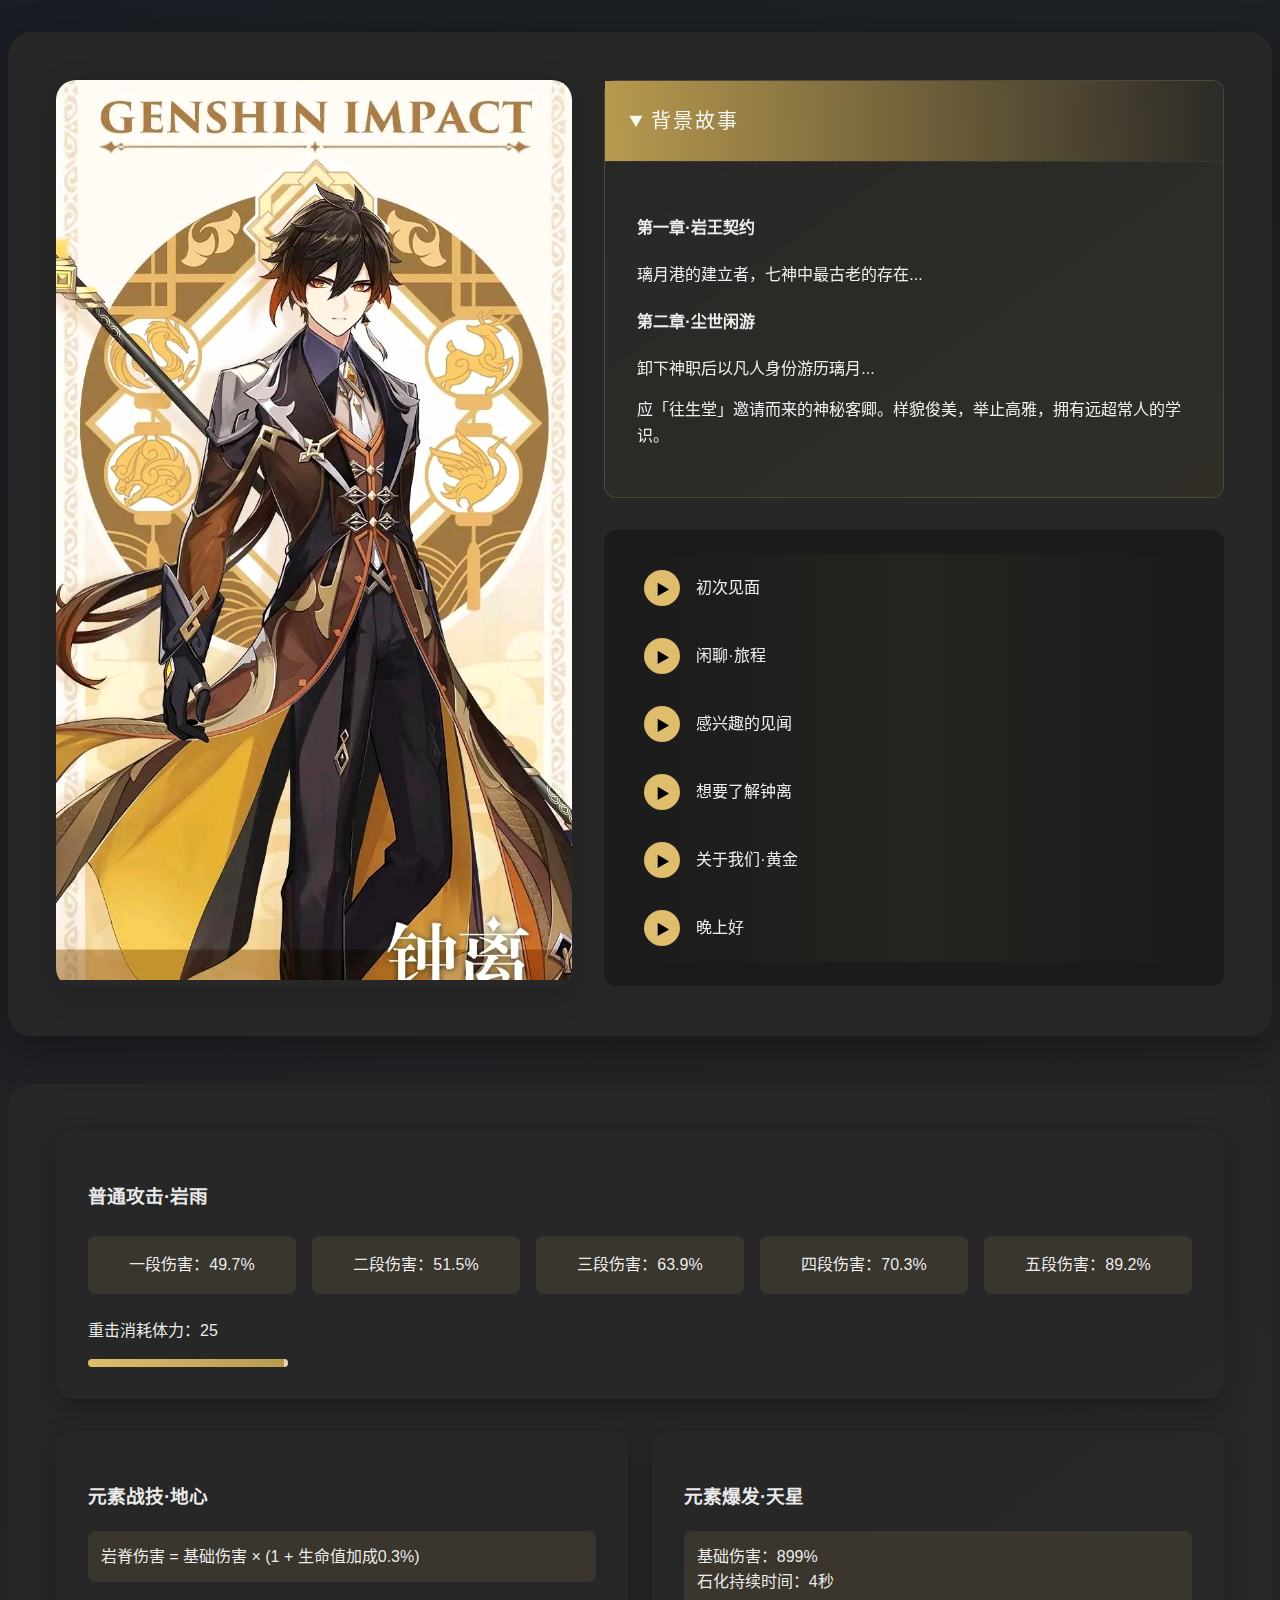
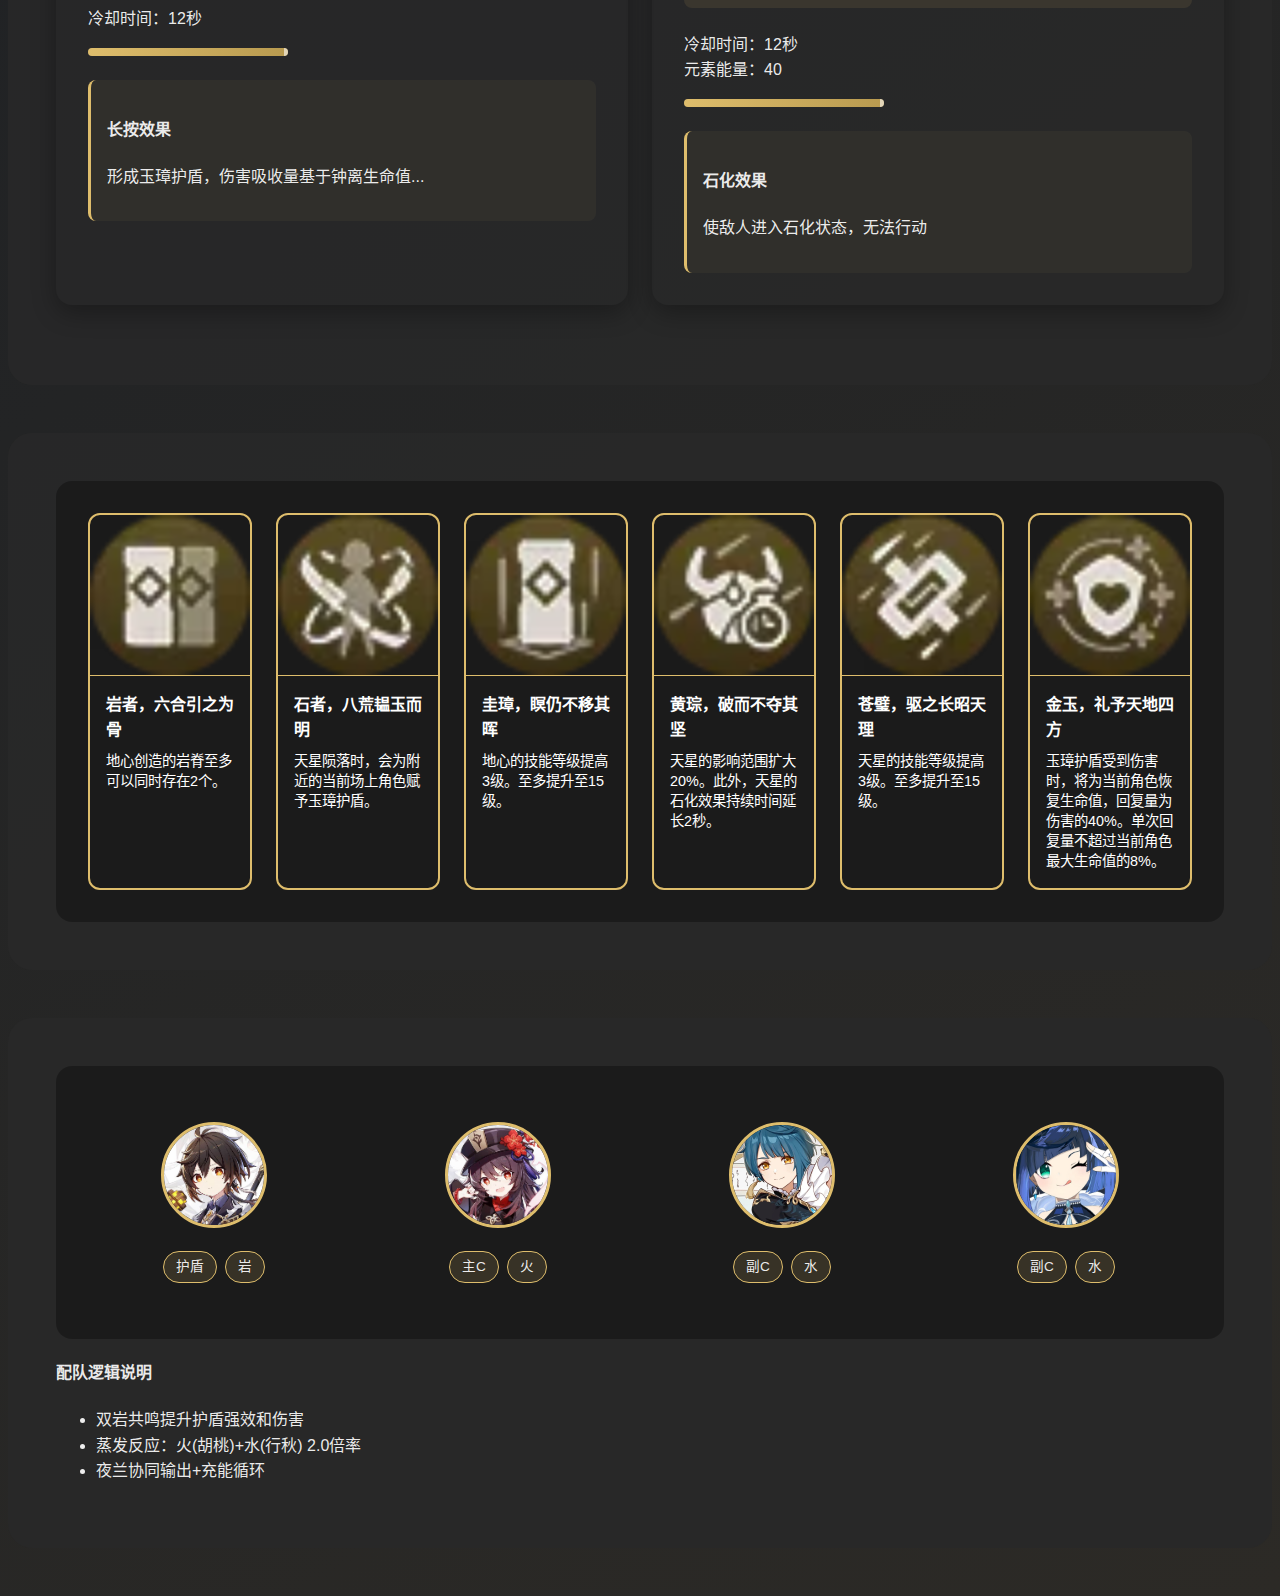
<file: zhonglixiangqing.html>
<!DOCTYPE html>
<html lang="zh-CN">
<head>
    <meta charset="UTF-8">
    <title>岩王帝君·钟离深度图鉴</title>
    <link rel="stylesheet" href="./css/common.css">
    <link rel="stylesheet" href="./css/element-geo.css">

    <script src="./js/character-detail.js"></script>
</head>
<body>
    <!-- 岩王帝君钟离完整实现 -->
    <section class="character-detail" data-element="geo" data-id="10000030">
        <div class="profile-section">
            <div class="artwork">
                <img src="./img/钟离立绘.jpg" 
                     alt="钟离立绘" 
                     style="object-fit: cover; height: 900px;">
                <div class="radar-chart">
                    <div class="radar-grid"></div>
                    <div class="radar-fill" style="transform: scale(0.85)"></div>
                </div>
            </div>
            
            <div class="bio-info">
                <details open>
                    <summary>背景故事</summary>
                    <article>
                        <h4>第一章·岩王契约</h4>
                        <p>璃月港的建立者，七神中最古老的存在...</p>
                        <h4>第二章·尘世闲游</h4>
                        <p>卸下神职后以凡人身份游历璃月...</p>
                        <p>应「往生堂」邀请而来的神秘客卿。样貌俊美，举止高雅，拥有远超常人的学识。</p>
                    </article>
                </details>
                
                <div class="voice-lines" id="voiceContainer">
                    <div class="voice-item">
                        <button class="play-btn"></button>
                        <span>初次见面</span>
                        <audio hidden>
                            <source src="./audio/钟离-一份新的契约.mp3" type="audio/mpeg">
                        </audio>
                    </div>
                    <div class="voice-item">
                        <button class="play-btn"></button>
                        <span>闲聊·旅程</span>
                        <audio hidden>
                            <source src="./audio/钟离-闲聊·旅程.mp3" type="audio/mpeg">
                        </audio>
                    </div>
                    <div class="voice-item">
                        <button class="play-btn"></button>
                        <span>感兴趣的见闻</span>
                        <audio hidden>
                            <source src="./audio/钟离-你若去往绝云间.mp3" type="audio/mpeg">
                        </audio>
                    </div>
                    <div class="voice-item">
                        <button class="play-btn"></button>
                        <span>想要了解钟离</span>
                        <audio hidden>
                            <source src="./audio/钟离-怎么，难得闲暇.mp3" type="audio/mpeg">
                        </audio>
                    </div>
                    <div class="voice-item">
                        <button class="play-btn"></button>
                        <span>关于我们·黄金</span>
                        <audio hidden>
                            <source src="./audio/钟离-关于我们·黄金.mp3" type="audio/mpeg">
                        </audio>
                    </div>
                    <div class="voice-item">
                        <button class="play-btn"></button>
                        <span>晚上好</span>
                        <audio hidden>
                            <source src="./audio/钟离-晚上好.mp3" type="audio/mpeg">
                        </audio>
                    </div>
                </div>
            </div>
        </div>

        <!-- 技能解析 -->
        <div class="skill-analysis">
            <div class="normal-attack">
                <h3>普通攻击·岩雨</h3>
                <div class="combo-stages">
                    <div class="stage">一段伤害：49.7%</div>
                    <div class="stage">二段伤害：51.5%</div>
                    <div class="stage">三段伤害：63.9%</div>
                    <div class="stage">四段伤害：70.3%</div>
                    <div class="stage">五段伤害：89.2%</div>
                </div>
                <div class="stamina-bar">
                    <span>重击消耗体力：25</span>
                    <div class="cooldown-timer">
                        <div class="cooldown-progress"></div>
                    </div>
                </div>
            </div>

            <div class="skill-row">
                <div class="elemental-skill">
                    <h3>元素战技·地心</h3>
                    <div class="skill-mechanic">
                        <div class="damage-formula">
                            岩脊伤害 = 基础伤害 × (1 + 生命值加成0.3%)
                        </div>
                        <div class="cooldown-indicator">
                            冷却时间：12秒
                            <div class="cooldown-timer">
                                <div class="cooldown-progress"></div>
                            </div>
                        </div>
                        <div class="special-mechanic">
                            <h4>长按效果</h4>
                            <p>形成玉璋护盾，伤害吸收量基于钟离生命值...</p>
                        </div>
                    </div>
                </div>

                <div class="elemental-burst">
                    <h3>元素爆发·天星</h3>
                    <div class="burst-mechanic">
                        <div class="damage-info">
                            基础伤害：899%<br>
                            石化持续时间：4秒
                        </div>
                        <div class="cooldown-indicator">
                            冷却时间：12秒<br>
                            元素能量：40
                            <div class="cooldown-timer">
                                <div class="cooldown-progress"></div>
                            </div>
                        </div>
                        <div class="special-effect">
                            <h4>石化效果</h4>
                            <p>使敌人进入石化状态，无法行动</p>
                        </div>
                    </div>
                </div>
            </div>
        </div>

        <!-- 命之座系统 -->
        <div class="constellation-system">
            <div class="constellation-grid">
                <div class="constellation-icon" data-c="1">
                    <img src="./small-img/钟离-命之座1.png" alt="岩雨">
                    <div class="constellation-tooltip">
                        <h4>岩者，六合引之为骨</h4>
                        <p>地心创造的岩脊至多可以同时存在2个。</p>
                    </div>
                </div>
                <div class="constellation-icon" data-c="2">
                    <img src="./small-img/钟离-命之座2.png" alt="石者">
                    <div class="constellation-tooltip">
                        <h4>石者，八荒韫玉而明</h4>
                        <p>天星陨落时，会为附近的当前场上角色赋予玉璋护盾。</p>
                    </div>
                </div>
                <div class="constellation-icon" data-c="3">
                    <img src="./small-img/钟离-命之座3.png" alt="圭璋">
                    <div class="constellation-tooltip">
                        <h4>圭璋，瞑仍不移其晖</h4>
                        <p>地心的技能等级提高3级。至多提升至15级。</p>
                    </div>
                </div>
                <div class="constellation-icon" data-c="4">
                    <img src="./small-img/钟离-命之座4.png" alt="黄琮">
                    <div class="constellation-tooltip">
                        <h4>黄琮，破而不夺其坚</h4>
                        <p>天星的影响范围扩大20%。此外，天星的石化效果持续时间延长2秒。</p>
                    </div>
                </div>
                <div class="constellation-icon" data-c="5">
                    <img src="./small-img/钟离-命之座5.png" alt="苍璧">
                    <div class="constellation-tooltip">
                        <h4>苍璧，驱之长昭天理</h4>
                        <p>天星的技能等级提高3级。至多提升至15级。</p>
                    </div>
                </div>
                <div class="constellation-icon" data-c="6">
                    <img src="./small-img/钟离-命之座6.png" alt="金玉">
                    <div class="constellation-tooltip">
                        <h4>金玉，礼予天地四方</h4>
                        <p>玉璋护盾受到伤害时，将为当前角色恢复生命值，回复量为伤害的40%。单次回复量不超过当前角色最大生命值的8%。</p>
                    </div>
                </div>
            </div>
        </div>

        <!-- 推荐配队 -->
        <div class="team-recommendation">
            <div class="team-composition">
                <div class="team-member">
                    <img src="./small-img/钟离头像.jpg" class="character-portrait">
                    <div class="role-tags">
                        <span class="tag shield">护盾</span>
                        <span class="tag support">岩</span>
                    </div>
                </div>
                <div class="team-member">
                    <img src="./small-img/胡桃头像.jpg" class="character-portrait">
                    <div class="role-tags">
                        <span class="tag dps">主C</span>
                        <span class="tag pyro">火</span>
                    </div>
                </div>
                <div class="team-member">
                    <img src="./small-img/行秋头像.jpeg" class="character-portrait">
                    <div class="role-tags">
                        <span class="tag subdps">副C</span>
                        <span class="tag hydro">水</span>
                    </div>
                </div>
                <div class="team-member">
                    <img src="./small-img/夜兰头像.jpg" class="character-portrait">
                    <div class="role-tags">
                        <span class="tag subdps">副C</span>
                        <span class="tag geo">水</span>
                    </div>
                </div>
            </div>
            <div class="team-logic">
                <h4>配队逻辑说明</h4>
                <ul>
                    <li>双岩共鸣提升护盾强效和伤害</li>
                    <li>蒸发反应：火(胡桃)+水(行秋) 2.0倍率</li>
                    <li>夜兰协同输出+充能循环</li>
                </ul>
            </div>
        </div>
    </section>
</body>
</html>
</file>
<file: css/common.css>
/* 通用布局、模块结构与样式 */
body {
    background: linear-gradient(145deg, #1a1e24 0%, #2c2a26 100%);
    color: var(--text-primary);
    font-family: 'HYWenHei', 'Segoe UI', sans-serif;
    line-height: 1.6;
}

/* 档案区 */
.profile-section {
    display: grid;
    grid-template-columns: 1fr 1.2fr;
    gap: 2rem;
    padding: 3rem;
    background: var(--element-bg);
    border-radius: 24px;
    box-shadow: 0 12px 40px rgba(0,0,0,0.3);
    margin: 2rem auto;
    max-width: 1440px;
    backdrop-filter: blur(12px);
}

.artwork {
    position: relative;
    border-radius: 20px;
    overflow: hidden;
    box-shadow: 0 8px 32px rgba(0,0,0,0.15);
}

.artwork img {
    width: 100%;
    height: 800px;
    object-fit: cover;
    object-position: center 15%;
    filter: saturate(1.1) contrast(1.05);
}

/* 雷达图结构 */
.radar-chart {
    position: absolute;
    bottom: -80px;
    right: -80px;
    width: 320px;
    height: 320px;
}

@keyframes radar-rotate {
    from { transform: scale(0.85) rotate(0deg); }
    to { transform: scale(0.85) rotate(360deg); }
}

/* 背景故事 */
details[open] {
    border-radius: 12px;
}

details summary {
    padding: 1.5rem;
    cursor: pointer;
    font-size: 1.25rem;
    letter-spacing: 0.1em;
}

details article {
    padding: 2rem;
    border-top: 1px dashed rgba(255,255,255,0.1);
}

/* 语音模块 */
.voice-lines {
    margin-top: 2rem;
    background: rgba(0,0,0,0.3);
    border-radius: 12px;
    padding: 1.5rem;
}

.voice-item {
    cursor: pointer;
    display: flex;
    align-items: center;
    gap: 1rem;
    padding: 1rem;
    transition: all 0.3s;
}

.voice-item:hover {
    transform: translateX(10px);
}

.play-btn {
    width: 36px;
    height: 36px;
    border-radius: 50%;
    border: none;
    cursor: pointer;
    transition: all 0.3s;
    display: grid;
    place-items: center;
}

.play-btn::before {
    content: "▶";
    font-size: 14px;
    margin-left: 2px;
}

.play-btn.playing::before {
    content: "❚❚";
    margin-left: 0;
}

/* 技能分析 */
.skill-analysis {
    background: var(--element-bg);
    border-radius: 24px;
    padding: 3rem;
    margin: 3rem auto;
    max-width: 1440px;
}

.normal-attack, .elemental-skill, .elemental-burst {
    border-radius: 16px;
    padding: 2rem;
    margin-bottom: 2rem;
    box-shadow: 0 8px 24px rgba(0,0,0,0.3);
}

.skill-row {
    display: grid;
    grid-template-columns: 1fr 1fr;
    gap: 1.5rem;
}

.combo-stages {
    display: grid;
    grid-template-columns: repeat(5, 1fr);
    gap: 1rem;
    margin: 1.5rem 0;
}

.stage {
    padding: 1rem;
    border-radius: 8px;
    text-align: center;
    position: relative;
    overflow: hidden;
}

.stage::after {
    content: "";
    position: absolute;
    bottom: 0;
    left: 0;
    width: 100%;
    height: 3px;
    transform: scaleX(0);
    transition: transform 0.3s;
}

.stage:hover::after {
    transform: scaleX(1);
}

.damage-formula, .damage-info {
    margin: 1rem 0;
    padding: 0.8rem;
    border-radius: 8px;
}

.cooldown-indicator {
    margin: 1.5rem 0;
}

.special-mechanic, .special-effect {
    margin-top: 1.5rem;
    padding: 1rem;
    border-radius: 8px;
}

/* 冷却时间 */
.cooldown-timer {
    width: 200px;
    height: 8px;
    background: rgba(255,255,255,0.1);
    border-radius: 4px;
    overflow: hidden;
    margin-top: 1rem;
}

.cooldown-progress {
    height: 100%;
    transition: width 0.1s linear;
    position: relative;
}

.cooldown-progress::after {
    content: "";
    position: absolute;
    right: 0;
    top: 0;
    bottom: 0;
    width: 4px;
    background: rgba(255,255,255,0.6);
}

/* 命之座 */
.constellation-system {
    background: var(--element-bg);
    padding: 3rem;
    border-radius: 24px;
    margin: 3rem auto;
    max-width: 1440px;
}

.constellation-grid {
    display: grid;
    grid-template-columns: repeat(6, 1fr);
    gap: 1.5rem;
    padding: 2rem;
    background: rgba(0,0,0,0.3);
    border-radius: 16px;
}

.constellation-icon {
    position: relative;
    border-radius: 12px;
    overflow: hidden;
    display: flex;
    flex-direction: column;
}

.constellation-icon img {
    width: 100%;
    height: auto;
    object-fit: cover;
}

.constellation-tooltip {
    padding: 1rem;
    color: white;
    border-radius: 0 0 8px 8px;
}

.constellation-tooltip h4 {
    margin: 0 0 0.5rem 0;
    font-size: 1rem;
}

.constellation-tooltip p {
    margin: 0;
    font-size: 0.9rem;
    line-height: 1.4;
}

/* 推荐配队 */
.team-recommendation {
    background: var(--element-bg);
    border-radius: 24px;
    padding: 3rem;
    margin: 3rem auto;
    max-width: 1440px;
}

.team-composition {
    display: grid;
    grid-template-columns: repeat(4, 1fr);
    gap: 2rem;
    padding: 2rem;
    background: rgba(0,0,0,0.3);
    border-radius: 16px;
}

.team-member {
    text-align: center;
    padding: 1.5rem;
    border-radius: 12px;
    transition: all 0.3s;
}

.team-member:hover {
    transform: translateY(-5px);
}

.character-portrait {
    width: 100px;
    height: 100px;
    border-radius: 50%;
    margin-bottom: 1rem;
    transition: all 0.3s;
}

.team-member:hover .character-portrait {
    transform: rotate(15deg) scale(1.1);
}

.role-tags {
    display: flex;
    gap: 0.5rem;
    justify-content: center;
    flex-wrap: wrap;
}

.tag {
    padding: 0.25rem 0.75rem;
    border-radius: 20px;
    font-size: 0.85rem;
}
</file>
<file: css/element-electro.css>
:root {
    --geo: #945DC4;
    --geo-dark: #6B3F8B;
    --element-bg: rgba(40,40,40,0.95);
    --text-primary: rgba(255,255,255,0.92);
    --text-secondary: rgba(255,255,255,0.68);
}

.radar-grid {
    background: conic-gradient(from 0deg at 50% 50%, transparent 0% 25%, var(--geo) 25% 50%, transparent 50% 75%, var(--geo) 75% 100%);
    opacity: 0.15;
}

.radar-fill {
    background: repeating-linear-gradient(45deg, rgba(148,93,196,0.4) 0px 10px, transparent 10px 20px);
    animation: radar-rotate 20s linear infinite;
}

details[open] {
    border: 1px solid rgba(148,93,196,0.2);
    background: linear-gradient(145deg, rgba(40,40,40,0.7), rgba(60,55,40,0.5));
}

details summary {
    background: linear-gradient(90deg, var(--geo-dark) 0%, transparent 100%);
}

.voice-item {
    background: linear-gradient(90deg, transparent 0%, rgba(148,93,196,0.05) 50%, transparent 100%);
}

.voice-item:hover {
    background: linear-gradient(90deg, transparent 0%, rgba(148,93,196,0.1) 100%);
}

.play-btn {
    background: var(--geo);
}

.stage, .damage-formula, .damage-info {
    background: rgba(148,93,196,0.1);
}

.stage::after {
    background: var(--geo);
}

.special-mechanic, .special-effect {
    background: rgba(148,93,196,0.05);
    border-left: 3px solid var(--geo);
}

.cooldown-progress {
    background: linear-gradient(90deg, var(--geo) 0%, var(--geo-dark) 100%);
}

.constellation-icon {
    border: 2px solid var(--geo);
}

.constellation-tooltip {
    border-top: 1px solid var(--geo);
}

.character-portrait {
    border: 3px solid var(--geo);
}

.tag {
    background: rgba(148,93,196,0.15);
    border: 1px solid var(--geo);
}
</file>
<file: css/register.css>
/* 导航栏样式 - 融合原神UI风格 */
    /* 优化导航栏样式 */
    .genshin-nav {
          position: fixed;
          top: 0;
          width: 100%;
          height: var(--nav-height); /* 显式设置高度 */
          background: linear-gradient(45deg, 
            rgba(44,62,80,0.9) 0%, 
            rgba(52,73,94,0.9) 100%);
          backdrop-filter: blur(8px);
          z-index: 1000;
          box-shadow: 0 4px 20px rgba(0,0,0,0.3);
        }

.nav-list {
  display: flex;
  justify-content: center;
  margin: 0;
  padding: 1rem 2%;
  list-style: none;
  position: relative;
}

.nav-item {
  margin: 0 1.5rem;
  position: relative;
}

.nav-link {
  display: flex;
  flex-direction: column;
  align-items: center;
  padding: 1rem 2rem;
  color: var(--text-light);
  text-decoration: none;
  transition: all 0.3s cubic-bezier(0.4,0,0.2,1);
  border-radius: 8px;
  position: relative;
}

.nav-link i {
  font-size: 1.8rem;
  margin-bottom: 0.5rem;
  transition: transform 0.3s;
}

.nav-link:hover {
  background: rgba(230,180,34,0.15);
  transform: translateY(-3px);
}

.nav-link:hover i {
  transform: scale(1.2);
  color: var(--accent-gold);
}
    /* 新增导航栏高度变量 */
    :root {
      --nav-height: 100px; /* 根据实际测量值设置 */
      --primary: #e6b422;
      --weak: #ff4d4d;
      --medium: #ffa500;
      --strong: #33cc33;
      --error: #ff3333;
      --bg: #f7f7f7;
      --text: #333;
      --border: #ccc;
    }

    * {
      box-sizing: border-box;
    }

    body {
      font-family: "Segoe UI", Tahoma, sans-serif;
      margin: 0;
      padding: 0;
      background: linear-gradient(to top, #fdfdfd, #f1efe9);
      color: var(--text);
    }

    h1, h2, h3, h4 {
      margin-bottom: 0.5rem;
    }

    a {
      color: var(--primary);
      text-decoration: none;
    }

    a:hover {
      text-decoration: underline;
    }

    .register-container {
      max-width: 640px;
      margin: calc(var(--nav-height) + 2rem) auto 3rem; /* 动态顶部间距 */
      background-color: white;
      border-radius: 12px;
      padding: 2rem 2.5rem;
      box-shadow: 0 8px 20px rgba(0, 0, 0, 0.1);
      scroll-margin-top: var(--nav-height); /* 锚点跳转补偿 */
    }

    .register-container h2 {
      text-align: center;
      margin-bottom: 2rem;
      color: var(--primary);
    }

    .input-group {
      margin-bottom: 1.5rem;
    }

    label {
      display: block;
      font-weight: bold;
      margin-bottom: 0.5rem;
    }

    input[type="text"],
    input[type="password"],
    input[type="email"],
    input[type="date"] {
      width: 100%;
      padding: 0.75rem;
      border: 1px solid var(--border);
      border-radius: 6px;
      font-size: 1rem;
    }

    input:focus {
      outline: none;
      border-color: var(--primary);
      box-shadow: 0 0 0 2px rgba(230, 180, 34, 0.2);
    }

    .validation-feedback {
      font-size: 0.85rem;
      margin-top: 0.25rem;
      height: 1.2rem;
    }

    .valid-feedback {
      color: var(--strong);
    }

    .invalid-feedback {
      color: var(--error);
    }

    .strength-meter {
      height: 6px;
      background: #eee;
      border-radius: 3px;
      margin-top: 0.5rem;
      overflow: hidden;
    }

    .strength-progress {
      height: 100%;
      width: 0;
      transition: width 0.4s ease;
    }

    .strength-weak {
      background-color: var(--weak);
    }

    .strength-medium {
      background-color: var(--medium);
    }

    .strength-strong {
      background-color: var(--strong);
    }

    .captcha-container {
      background: #f9f9f9;
      padding: 1.25rem;
      border: 1px solid #ddd;
      border-radius: 8px;
      margin-top: 1.5rem;
      margin-bottom: 1.5rem;
    }

    .slider-track {
      height: 40px;
      background: #ddd;
      border-radius: 20px;
      position: relative;
      margin-bottom: 0.5rem;
    }

    .slider-thumb {
      width: 40px;
      height: 40px;
      background: var(--primary);
      border-radius: 50%;
      position: absolute;
      left: 0;
      cursor: grab;
      transition: left 0.3s ease;
    }

    .terms-container {
      border: 1px solid #ddd;
      border-radius: 8px;
      padding: 1rem;
      background: #f6f6f6;
      margin-bottom: 1.5rem;
    }

    .terms-checkbox {
      display: flex;
      align-items: center;
      gap: 0.5rem;
      margin-bottom: 0.5rem;
    }

    .terms-content {
      max-height: 0;
      overflow: hidden;
      transition: max-height 0.5s ease;
      font-size: 0.9rem;
      color: #666;
    }

    .terms-checkbox input:checked ~ .terms-content {
      max-height: 200px;
    }

    .security-info {
      border-top: 1px solid #eee;
      margin-top: 2rem;
      padding-top: 1rem;
    }

    .security-info ul {
      list-style: none;
      padding: 0;
      margin: 0.5rem 0;
    }

    .security-info li {
      margin-bottom: 0.5rem;
    }

    details summary {
      cursor: pointer;
      font-weight: bold;
      margin-top: 0.5rem;
    }

    button[type="submit"] {
      display: block;
      width: 100%;
      background-color: var(--primary);
      color: white;
      padding: 0.75rem;
      border: none;
      border-radius: 6px;
      font-size: 1.1rem;
      cursor: pointer;
      transition: background 0.3s;
    }
    button[type="submiten"] {
      display: block;
      width: 100%;
      background-color: var(--primary);
      color: white;
      padding: 0.75rem;
      border: none;
      border-radius: 6px;
      font-size: 1.1rem;
      cursor: pointer;
      transition: background 0.3s;
    }

    a {
      display: block;
      width: 100%;
      background-color: var(--primary);
      color: white;
      padding: 0.75rem;
      border: none;
      border-radius: 6px;
      font-size: 1.1rem;
      cursor: pointer;
      transition: background 0.3s;
      text-align: center;
    }

    button[type="submit"]:hover {
      background-color: #d4a900;
    }

    /* 移动端适配 */
    @media (max-width: 768px) {
      :root {
        --nav-height: 60px; /* 缩小导航栏高度 */
      }
      .nav-link {
        padding: 0.8rem 1rem !important;
      }
      .register-container {
        margin-top: calc(var(--nav-height) + 1rem);
        padding: 1.5rem;
      }
    }
</file>
<file: css/element-ice.css>
:root {
    --geo: #4682B4;
    --geo-dark: #2E5A7D;
    --element-bg: rgba(40,40,40,0.95);
    --text-primary: rgba(255,255,255,0.92);
    --text-secondary: rgba(255,255,255,0.68);
}

.radar-grid {
    background: conic-gradient(from 0deg at 50% 50%, transparent 0% 25%, var(--geo) 25% 50%, transparent 50% 75%, var(--geo) 75% 100%);
    opacity: 0.15;
}

.radar-fill {
    background: repeating-linear-gradient(45deg, rgba(70,130,180,0.4) 0px 10px, transparent 10px 20px);
    animation: radar-rotate 20s linear infinite;
}

details[open] {
    border: 1px solid rgba(70,130,180,0.2);
    background: linear-gradient(145deg, rgba(40,40,40,0.7), rgba(60,55,40,0.5));
}

details summary {
    background: linear-gradient(90deg, var(--geo-dark) 0%, transparent 100%);
}

.voice-item {
    background: linear-gradient(90deg, transparent 0%, rgba(70,130,180,0.05) 50%, transparent 100%);
}

.voice-item:hover {
    background: linear-gradient(90deg, transparent 0%, rgba(70,130,180,0.1) 100%);
}

.play-btn {
    background: var(--geo);
}

.stage, .damage-formula, .damage-info {
    background: rgba(70,130,180,0.1);
}

.stage::after {
    background: var(--geo);
}

.special-mechanic, .special-effect {
    background: rgba(70,130,180,0.05);
    border-left: 3px solid var(--geo);
}

.cooldown-progress {
    background: linear-gradient(90deg, var(--geo) 0%, var(--geo-dark) 100%);
}

.constellation-icon {
    border: 2px solid var(--geo);
}

.constellation-tooltip {
    border-top: 1px solid var(--geo);
}

.character-portrait {
    border: 3px solid var(--geo);
}

.tag {
    background: rgba(70,130,180,0.15);
    border: 1px solid var(--geo);
}
</file>
<file: css/element-water.css>
:root {
    --geo: #3CCFFF;
    --geo-dark: #1A9BB8;
    --element-bg: rgba(40,40,40,0.95);
    --text-primary: rgba(255,255,255,0.92);
    --text-secondary: rgba(255,255,255,0.68);
}

.radar-grid {
    background: conic-gradient(from 0deg at 50% 50%, transparent 0% 25%, var(--geo) 25% 50%, transparent 50% 75%, var(--geo) 75% 100%);
    opacity: 0.15;
}

.radar-fill {
    background: repeating-linear-gradient(45deg, rgba(60,207,255,0.4) 0px 10px, transparent 10px 20px);
    animation: radar-rotate 20s linear infinite;
}

details[open] {
    border: 1px solid rgba(60,207,255,0.2);
    background: linear-gradient(145deg, rgba(40,40,40,0.7), rgba(60,55,40,0.5));
}

details summary {
    background: linear-gradient(90deg, var(--geo-dark) 0%, transparent 100%);
}

.voice-item {
    background: linear-gradient(90deg, transparent 0%, rgba(60,207,255,0.05) 50%, transparent 100%);
}

.voice-item:hover {
    background: linear-gradient(90deg, transparent 0%, rgba(60,207,255,0.1) 100%);
}

.play-btn {
    background: var(--geo);
}

.stage, .damage-formula, .damage-info {
    background: rgba(60,207,255,0.1);
}

.stage::after {
    background: var(--geo);
}

.special-mechanic, .special-effect {
    background: rgba(60,207,255,0.05);
    border-left: 3px solid var(--geo);
}

.cooldown-progress {
    background: linear-gradient(90deg, var(--geo) 0%, var(--geo-dark) 100%);
}

.constellation-icon {
    border: 2px solid var(--geo);
}

.constellation-tooltip {
    border-top: 1px solid var(--geo);
}

.character-portrait {
    border: 3px solid var(--geo);
}

.tag {
    background: rgba(60,207,255,0.15);
    border: 1px solid var(--geo);
}
</file>
<file: css/element-geo.css>
:root {
    --geo: #DEBD6C;
    --geo-dark: #B89A4F;
    --element-bg: rgba(40,40,40,0.95);
    --text-primary: rgba(255,255,255,0.92);
    --text-secondary: rgba(255,255,255,0.68);
}

.radar-grid {
    background: conic-gradient(from 0deg at 50% 50%, transparent 0% 25%, var(--geo) 25% 50%, transparent 50% 75%, var(--geo) 75% 100%);
    opacity: 0.15;
}

.radar-fill {
    background: repeating-linear-gradient(45deg, rgba(222,189,108,0.4) 0px 10px, transparent 10px 20px);
    animation: radar-rotate 20s linear infinite;
}

details[open] {
    border: 1px solid rgba(222,189,108,0.2);
    background: linear-gradient(145deg, rgba(40,40,40,0.7), rgba(60,55,40,0.5));
}

details summary {
    background: linear-gradient(90deg, var(--geo-dark) 0%, transparent 100%);
}

.voice-item {
    background: linear-gradient(90deg, transparent 0%, rgba(222,189,108,0.05) 50%, transparent 100%);
}

.voice-item:hover {
    background: linear-gradient(90deg, transparent 0%, rgba(222,189,108,0.1) 100%);
}

.play-btn {
    background: var(--geo);
}

.stage, .damage-formula, .damage-info {
    background: rgba(222,189,108,0.1);
}

.stage::after {
    background: var(--geo);
}

.special-mechanic, .special-effect {
    background: rgba(222,189,108,0.05);
    border-left: 3px solid var(--geo);
}

.cooldown-progress {
    background: linear-gradient(90deg, var(--geo) 0%, var(--geo-dark) 100%);
}

.constellation-icon {
    border: 2px solid var(--geo);
}

.constellation-tooltip {
    border-top: 1px solid var(--geo);
}

.character-portrait {
    border: 3px solid var(--geo);
}

.tag {
    background: rgba(222,189,108,0.15);
    border: 1px solid var(--geo);
}
</file>
